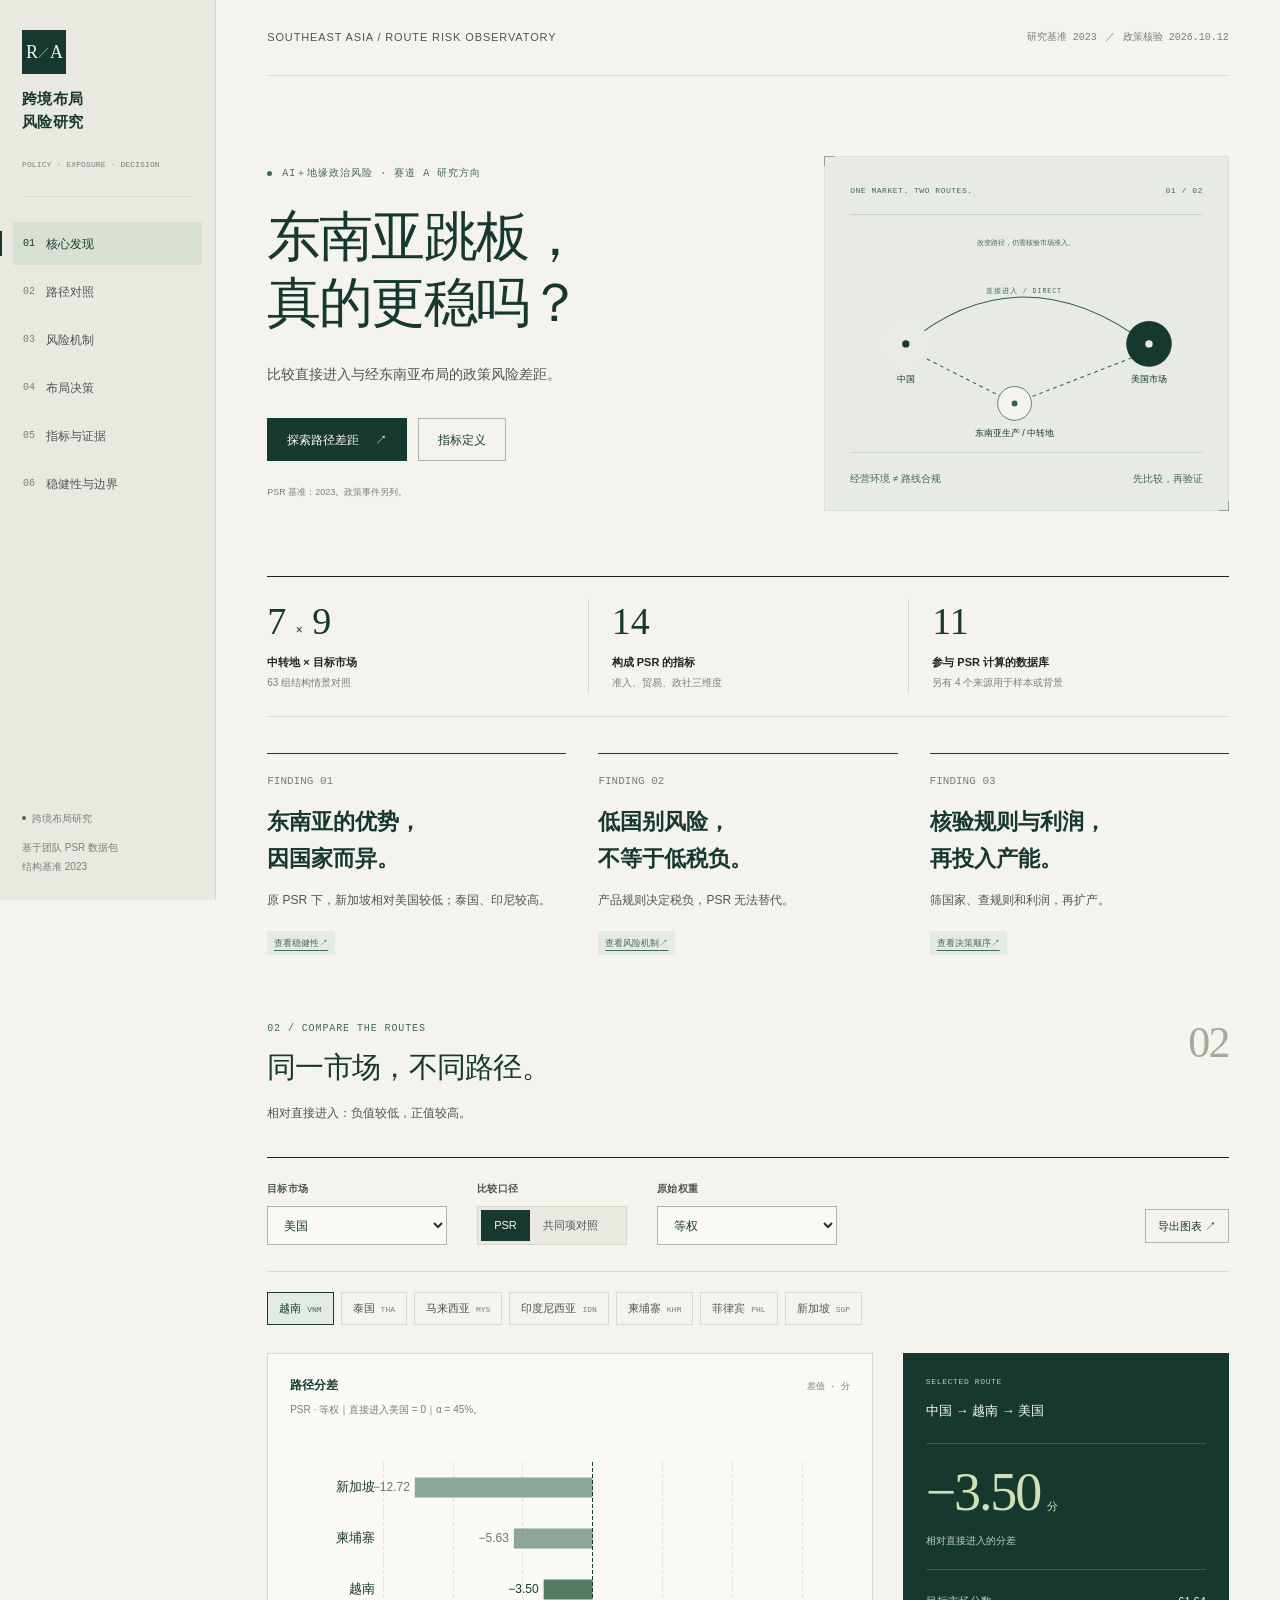
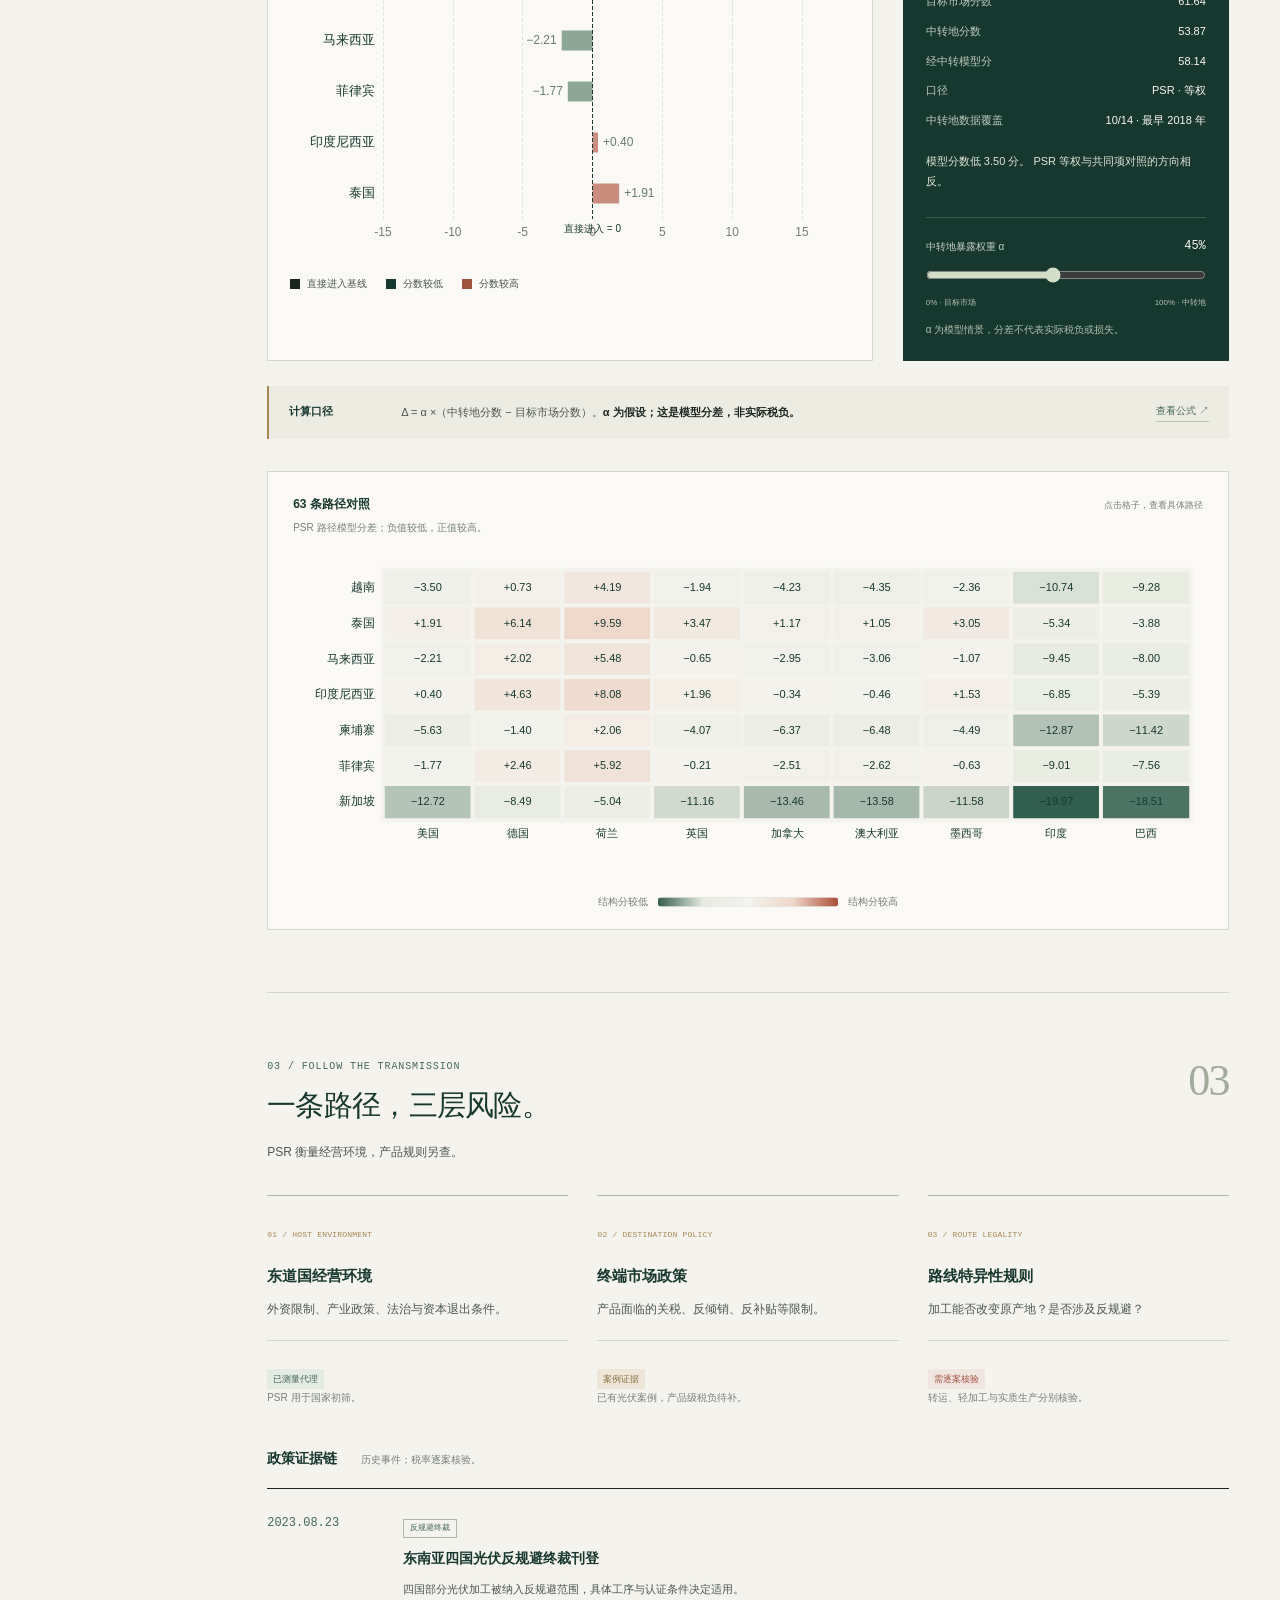
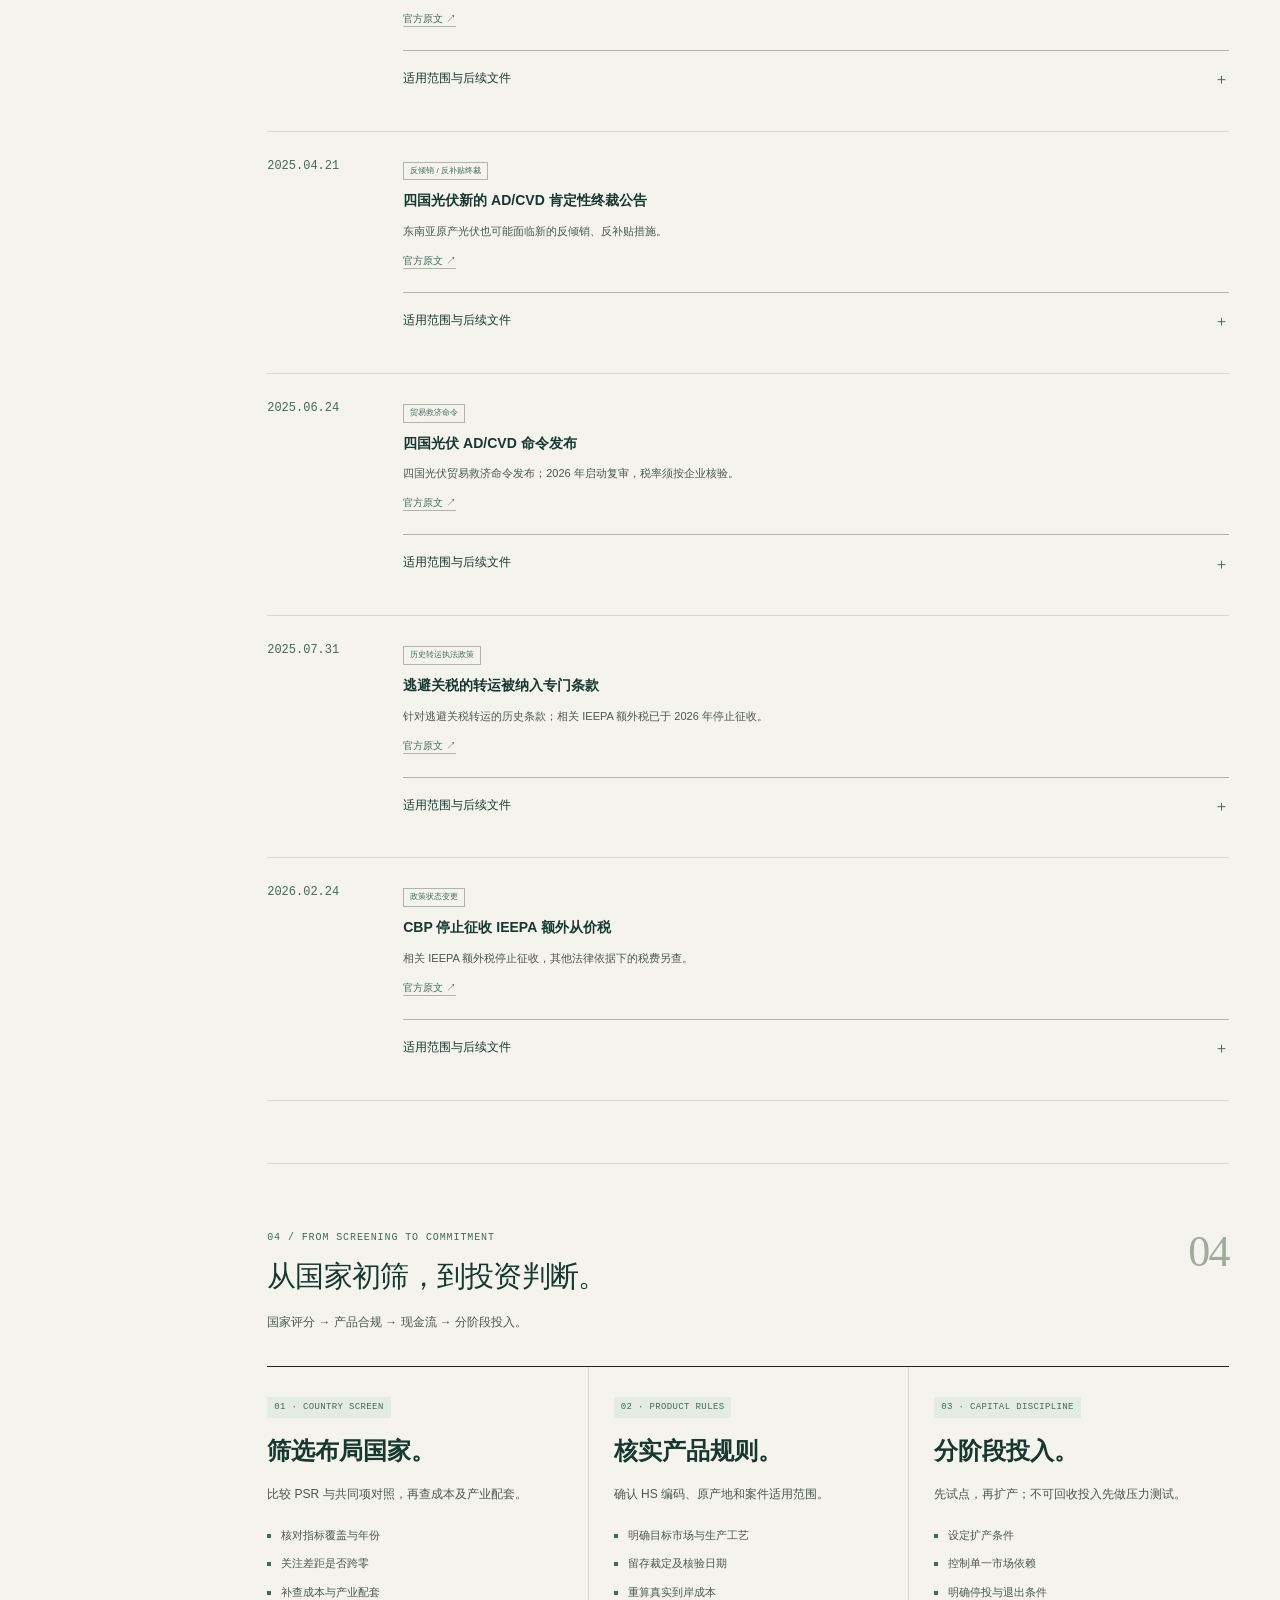
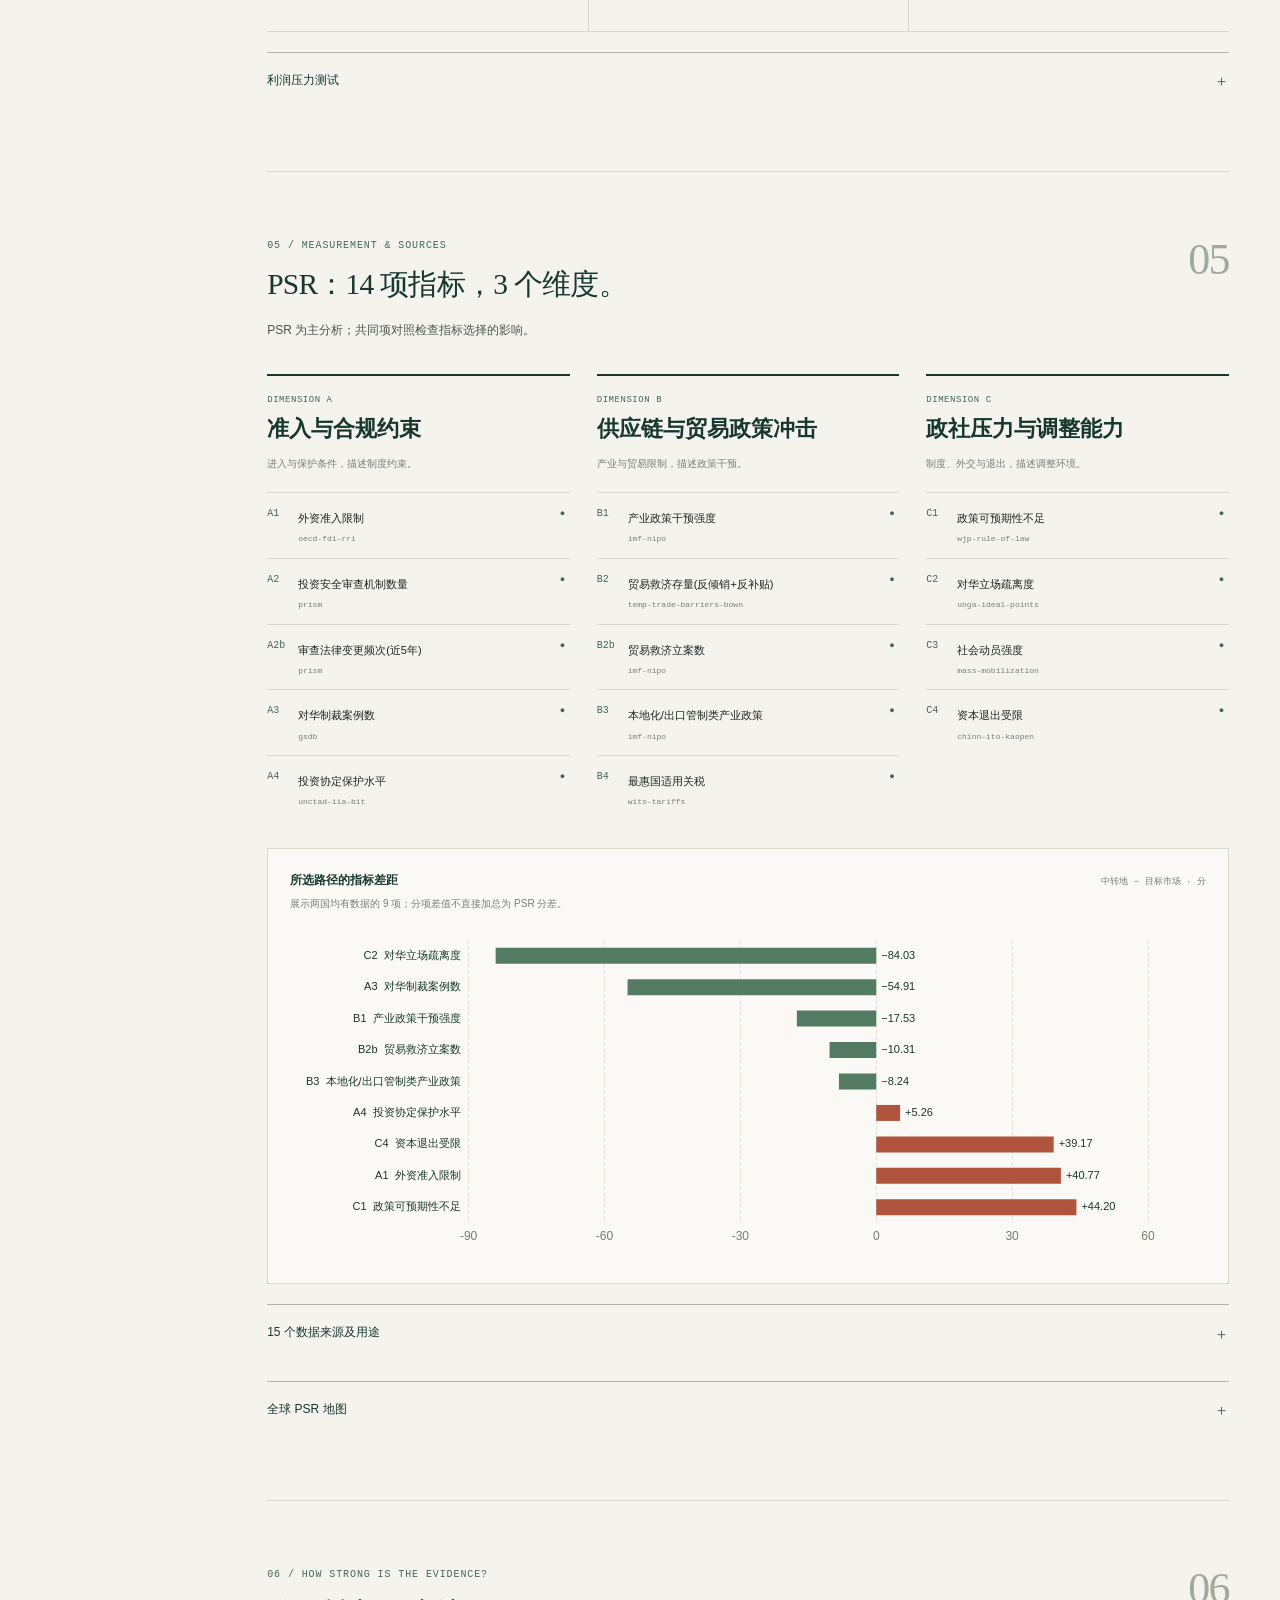
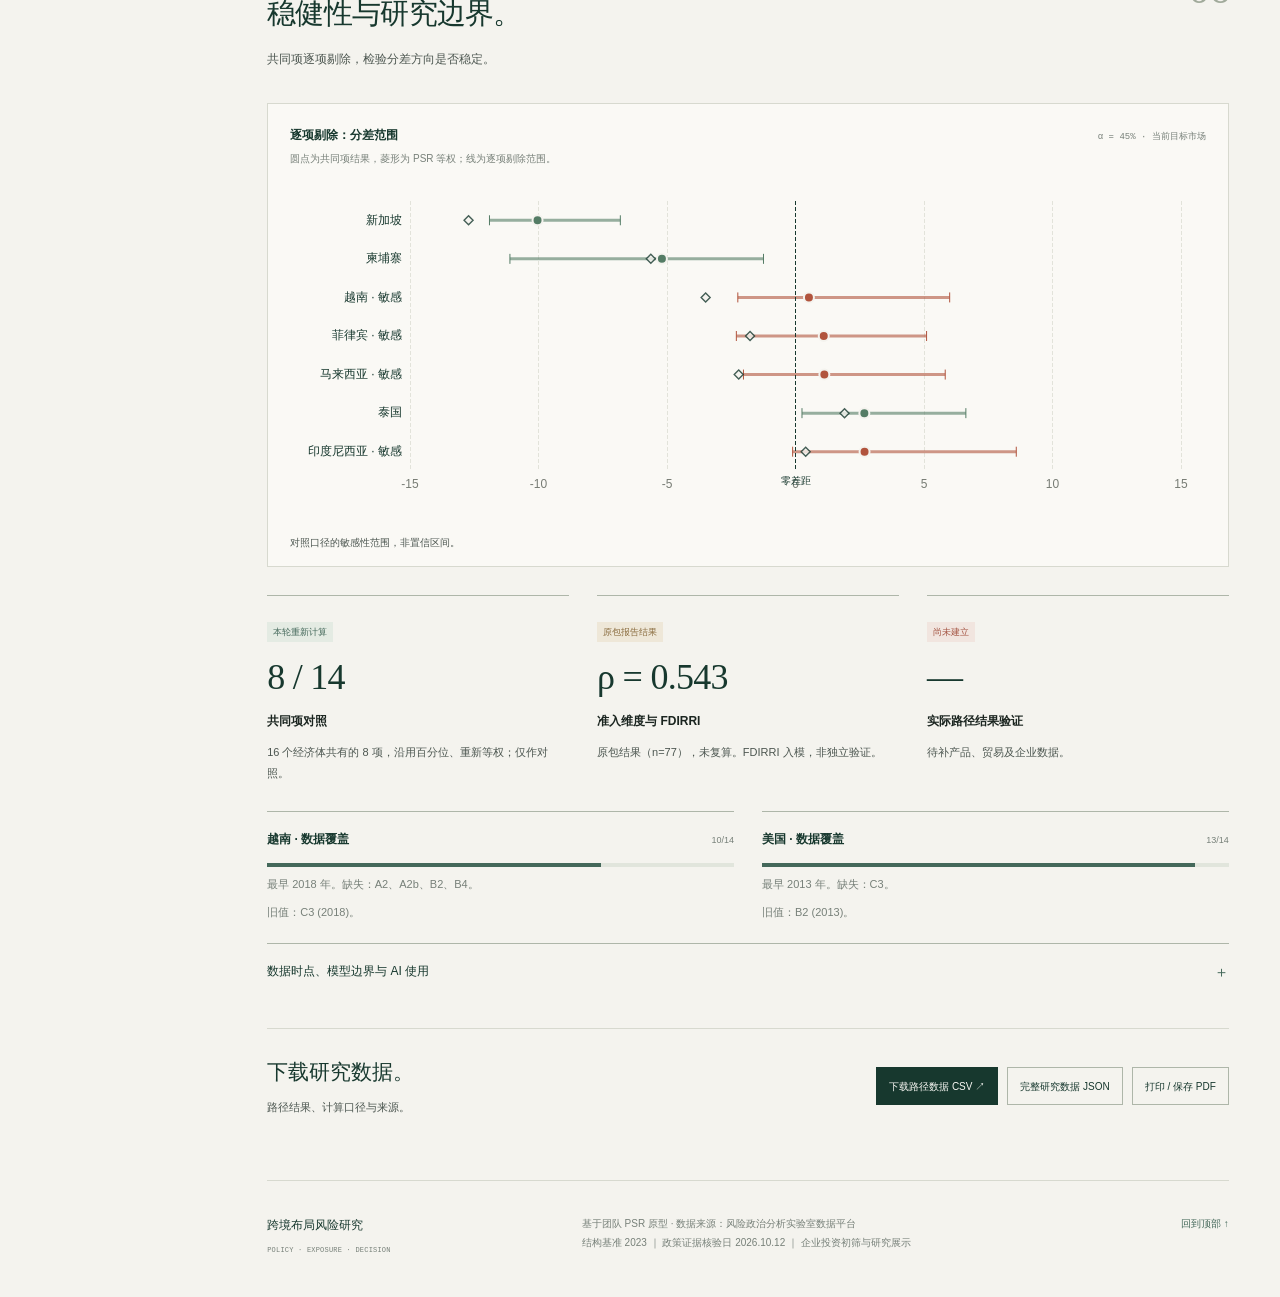
<file: index.html>
<!doctype html>
<html lang="zh-CN">
<head>
  <meta charset="UTF-8">
  <meta name="viewport" content="width=device-width, initial-scale=1">
  <meta name="description" content="中国企业经东南亚布局的政策风险研究：PSR、路径比较与政策证据。">
  <meta name="theme-color" content="#17382e">
  <title>东南亚跳板，真的更稳吗？｜跨境布局风险研究</title>
  <link rel="stylesheet" href="assets/style.css">
</head>
<body>
  <a class="skip-link" href="#research">跳至研究正文</a>
  <aside class="sidebar" aria-label="研究导航">
    <a class="brand" href="#research" aria-label="跨境布局风险研究首页">
      <span class="brand-mark">R<span>／</span>A</span>
      <span class="brand-name">跨境布局<br>风险研究</span>
    </a>
    <div class="side-caption">POLICY · EXPOSURE · DECISION</div>
    <nav>
      <a class="nav-item active" href="#research"><span class="nav-no">01</span>核心发现</a>
      <a class="nav-item" href="#routes"><span class="nav-no">02</span>路径对照</a>
      <a class="nav-item" href="#mechanism"><span class="nav-no">03</span>风险机制</a>
      <a class="nav-item" href="#decisions"><span class="nav-no">04</span>布局决策</a>
      <a class="nav-item" href="#method"><span class="nav-no">05</span>指标与证据</a>
      <a class="nav-item" href="#validation"><span class="nav-no">06</span>稳健性与边界</a>
    </nav>
    <div class="side-footer"><span class="status-dot"></span>跨境布局研究<br><span>基于团队 PSR 数据包<br>结构基准 2023</span></div>
  </aside>
  <main class="main">
    <header class="topbar">
      <div class="topbar-title">SOUTHEAST ASIA / ROUTE RISK OBSERVATORY</div>
      <div class="topbar-meta"><span>研究基准 2023</span><span class="topbar-divider">／</span><span>政策核验 2026.10.12</span></div>
    </header>

    <section id="research" class="hero section" aria-labelledby="hero-title">
      <div class="hero-content">
        <p class="hero-kicker"><span class="status-dot"></span>AI＋地缘政治风险 · 赛道 A 研究方向</p>
        <h1 id="hero-title" class="hero-title">东南亚跳板，<br>真的更稳吗？</h1>
        <p class="hero-sub">比较直接进入与经东南亚布局的政策风险差距。</p>
        <div class="hero-actions"><a class="button primary" href="#routes">探索路径差距 <span aria-hidden="true">↗</span></a><button class="button secondary" id="method-button">指标定义</button></div>
        <p class="hero-caption">PSR 基准：2023。政策事件另列。</p>
      </div>
      <div class="hero-visual" aria-label="直接进入与经东南亚进入的两种路径示意">
        <div class="visual-topline"><span>ONE MARKET. TWO ROUTES.</span><span>01 / 02</span></div>
        <svg class="route-sketch" viewBox="0 0 480 300" role="img" aria-labelledby="route-svg-title">
          <title id="route-svg-title">中国直接进入美国，以及经东南亚进入美国的路径</title>
          <defs><marker id="arrow" markerWidth="7" markerHeight="7" refX="6" refY="3.5" orient="auto"><path d="M0 0L7 3.5L0 7" fill="none" stroke="#315e4f" stroke-width="1.2"/></marker></defs>
          <path d="M78 170 C178 85 292 85 404 170" fill="none" stroke="#315e4f" stroke-width="1.4" marker-end="url(#arrow)"/>
          <path d="M78 177 L224 251 L404 181" fill="none" stroke="#315e4f" stroke-width="1.4" stroke-dasharray="5 5" marker-end="url(#arrow)"/>
          <text x="237" y="101" class="svg-micro" text-anchor="middle">直接进入 / DIRECT</text>
          <circle cx="76" cy="170" r="31" fill="#e8ece5"/><circle cx="76" cy="170" r="5" fill="#17382e"/>
          <circle cx="407" cy="170" r="31" fill="#17382e"/><circle cx="407" cy="170" r="5" fill="#e8ece5"/>
          <circle cx="224" cy="251" r="23" fill="#f4f3ee" stroke="#315e4f"/><circle cx="224" cy="251" r="4" fill="#315e4f"/>
          <text x="76" y="222" class="svg-label" text-anchor="middle">中国</text><text x="407" y="222" class="svg-label" text-anchor="middle">美国市场</text>
          <text x="224" y="295" class="svg-label" text-anchor="middle">东南亚生产 / 中转地</text>
          <text x="240" y="36" class="svg-note" text-anchor="middle">改变路径，仍需核验市场准入。</text>
        </svg>
        <div class="visual-bottomline"><span>经营环境 ≠ 路线合规</span><span>先比较，再验证</span></div>
      </div>
    </section>

    <div class="snapshot" aria-label="研究样本概览">
      <div class="snapshot-item"><div class="snapshot-number">7 <span>×</span> 9</div><div class="snapshot-label">中转地 × 目标市场</div><div class="snapshot-note">63 组结构情景对照</div></div>
      <div class="snapshot-item"><div class="snapshot-number">14</div><div class="snapshot-label">构成 PSR 的指标</div><div class="snapshot-note">准入、贸易、政社三维度</div></div>
      <div class="snapshot-item"><div class="snapshot-number" id="flip-count">11</div><div class="snapshot-label">参与 PSR 计算的数据库</div><div class="snapshot-note">另有 4 个来源用于样本或背景</div></div>
    </div>

    <div class="findings-grid" id="findings">
        <article class="finding"><div class="finding-number">FINDING 01</div><h2 class="finding-title">东南亚的优势，<br>因国家而异。</h2><p class="finding-text" id="finding-flip">优势因国家而异，需核对指标覆盖。</p><a class="finding-tag" href="#validation">查看稳健性 <span>↗</span></a></article>
      <article class="finding"><div class="finding-number">FINDING 02</div><h2 class="finding-title">低国别风险，<br>不等于低税负。</h2><p class="finding-text">产品规则决定税负，PSR 无法替代。</p><a class="finding-tag" href="#mechanism">查看风险机制 <span>↗</span></a></article>
      <article class="finding"><div class="finding-number">FINDING 03</div><h2 class="finding-title">核验规则与利润，<br>再投入产能。</h2><p class="finding-text">筛国家、查规则和利润，再扩产。</p><a class="finding-tag" href="#decisions">查看决策顺序 <span>↗</span></a></article>
    </div>

    <section id="routes" class="section" aria-labelledby="routes-title">
      <div class="section-heading"><div><p class="eyebrow">02 / COMPARE THE ROUTES</p><h2 id="routes-title" class="section-title">同一市场，不同路径。</h2><p class="section-desc">相对直接进入：负值较低，正值较高。</p></div><span class="section-index">02</span></div>
      <div class="explorer">
        <div class="explorer-toolbar">
          <div class="field"><label class="control-label" for="target-select">目标市场</label><select id="target-select" aria-label="选择目标市场"></select></div>
          <div class="field"><span class="control-label">比较口径</span><div class="segmented" id="metric-tabs" role="group" aria-label="比较口径"><button class="seg-button active" data-mode="original" aria-pressed="true">PSR</button><button class="seg-button" data-mode="common" aria-pressed="false">共同项对照</button></div></div>
          <div class="field" id="weight-field" hidden><label class="control-label" for="weight-select">原始权重</label><select id="weight-select"><option value="equal">等权</option><option value="entropy">熵值法</option><option value="critic">CRITIC</option></select></div>
          <div class="toolbar-download"><button id="export-chart" class="button secondary small">导出图表 ↗</button></div>
        </div>
        <div class="hub-picker" id="hub-picker" role="group" aria-label="选择东南亚中转地"></div>
        <div class="comparison-grid">
          <div class="chart-panel"><div class="panel-heading"><h3>路径分差</h3><span class="unit">差值 · 分</span></div><p class="panel-sub" id="comparison-sub"></p><div id="route-chart" class="chart chart-large" role="img" aria-label="相对直接进入的中转路径结构代理差距"></div><div class="legend"><span class="legend-item"><i class="swatch" style="background:var(--ink)"></i>直接进入基线</span><span class="legend-item"><i class="swatch" style="background:var(--green)"></i>分数较低</span><span class="legend-item"><i class="swatch" style="background:var(--rust)"></i>分数较高</span></div></div>
          <aside class="selected-route" aria-live="polite"><div class="route-label">SELECTED ROUTE</div><h3 id="selected-route-title">中国 → 越南 → 美国</h3><div class="route-result"><div class="result-number" id="route-delta">—</div><div class="result-label">相对直接进入的分差</div></div><div class="route-facts" id="route-facts"></div><div id="route-interpretation" class="route-interpretation"></div><div class="assumption-control"><div class="range-row"><label for="alpha">中转地暴露权重 α</label><output id="alpha-output" for="alpha">45%</output></div><input id="alpha" type="range" min="0" max="100" value="45" step="5" aria-label="中转地暴露权重"><div class="range-limits"><span>0% · 目标市场</span><span>100% · 中转地</span></div><p class="model-caption">α 为模型情景，分差不代表实际税负或损失。</p></div></aside>
        </div>
        <div class="evidence-note"><span class="note-title">计算口径</span><p class="note-body" id="model-explanation"></p><button class="text-button" id="formula-button">查看公式 ↗</button></div>
      </div>
      <div class="heatmap-panel chart-panel"><div class="panel-heading"><h3>63 条路径对照</h3><span class="unit">点击格子，查看具体路径</span></div><p class="panel-sub">当前口径的路径分差。</p><div id="heatmap-chart" class="chart" role="img" aria-label="七个东南亚中转地与九个目标市场的路径差距热力图"></div></div>
    </section>

    <section id="mechanism" class="section" aria-labelledby="mechanism-title">
      <div class="section-heading"><div><p class="eyebrow">03 / FOLLOW THE TRANSMISSION</p><h2 id="mechanism-title" class="section-title">一条路径，三层风险。</h2><p class="section-desc">PSR 衡量经营环境，产品规则另查。</p></div><span class="section-index">03</span></div>
      <div class="mechanism-grid">
        <article class="mechanism"><span class="mechanism-index">01 / HOST ENVIRONMENT</span><h3 class="mechanism-title">东道国经营环境</h3><p class="mechanism-body">外资限制、产业政策、法治与资本退出条件。</p><div class="mechanism-example"><span class="evidence-status observed">已测量代理</span><p>PSR 用于国家初筛。</p></div></article>
        <article class="mechanism"><span class="mechanism-index">02 / DESTINATION POLICY</span><h3 class="mechanism-title">终端市场政策</h3><p class="mechanism-body">产品面临的关税、反倾销、反补贴等限制。</p><div class="mechanism-example"><span class="evidence-status partial">案例证据</span><p>已有光伏案例，产品级税负待补。</p></div></article>
        <article class="mechanism"><span class="mechanism-index">03 / ROUTE LEGALITY</span><h3 class="mechanism-title">路线特异性规则</h3><p class="mechanism-body">加工能否改变原产地？是否涉及反规避？</p><div class="mechanism-example"><span class="evidence-status pending">需逐案核验</span><p>转运、轻加工与实质生产分别核验。</p></div></article>
      </div>
      <div class="timeline-heading"><h3>政策证据链</h3><p>历史事件；税率逐案核验。</p></div>
      <div class="timeline" id="policy-timeline"></div>
    </section>

    <section id="decisions" class="section" aria-labelledby="decisions-title">
      <div class="section-heading"><div><p class="eyebrow">04 / FROM SCREENING TO COMMITMENT</p><h2 id="decisions-title" class="section-title">从国家初筛，到投资判断。</h2><p class="section-desc">国家评分 → 产品合规 → 现金流 → 分阶段投入。</p></div><span class="section-index">04</span></div>
      <div class="decision-grid">
        <article class="decision-card"><span class="decision-label">01 · COUNTRY SCREEN</span><h3 class="decision-title">筛选布局国家。</h3><p class="decision-copy" id="screening-advice">比较 PSR 与共同项对照，再查成本及产业配套。</p><ul class="decision-checks"><li>核对指标覆盖与年份</li><li>关注差距是否跨零</li><li>补查成本与产业配套</li></ul></article>
        <article class="decision-card"><span class="decision-label">02 · PRODUCT RULES</span><h3 class="decision-title">核实产品规则。</h3><p class="decision-copy">确认 HS 编码、原产地和案件适用范围。</p><ul class="decision-checks"><li>明确目标市场与生产工艺</li><li>留存裁定及核验日期</li><li>重算真实到岸成本</li></ul></article>
        <article class="decision-card"><span class="decision-label">03 · CAPITAL DISCIPLINE</span><h3 class="decision-title">分阶段投入。</h3><p class="decision-copy">先试点，再扩产；不可回收投入先做压力测试。</p><ul class="decision-checks"><li>设定扩产条件</li><li>控制单一市场依赖</li><li>明确停投与退出条件</li></ul></article>
      </div>
      <details class="source-details"><summary>利润压力测试 <span>＋</span></summary>
      <div class="economics-panel">
        <div class="economics-intro"><p class="eyebrow">经营假设 / UNIT ECONOMICS</p><h3>额外税负，何时侵蚀利润？</h3><p>可编辑的压力测试，输入为假设，非实际税负。</p></div>
        <div class="economics-inputs">
          <div class="field"><label for="price">单位售价</label><input id="price" type="number" min="0" step="1" value="100"></div>
          <div class="field"><label for="cost">单位其他成本</label><input id="cost" type="number" min="0" step="1" value="72"></div>
          <div class="field"><label for="customs">单位完税价格</label><input id="customs" type="number" min="0" step="1" value="60"></div>
          <div class="field"><label for="relocation">路径新增单位成本</label><input id="relocation" type="number" min="0" step="1" value="5"></div>
          <div class="field"><label for="profit">最低单位利润</label><input id="profit" type="number" min="0" step="1" value="10"></div>
        </div>
        <div class="economics-result" aria-live="polite"><span>满足最低利润的额外税率上限</span><strong id="tariff-threshold">21.7%</strong><p id="economics-copy"></p></div>
        <p class="economics-formula">上限 =（售价 − 其他成本 − 路径成本 − 最低利润）÷ 完税价格。其他成本含现有税费；企业承担新增税负，不含资本、资金及需求变化。</p>
      </div>
      </details>
    </section>

    <section id="method" class="section" aria-labelledby="method-title">
      <div class="section-heading"><div><p class="eyebrow">05 / MEASUREMENT & SOURCES</p><h2 id="method-title" class="section-title">PSR：14 项指标，3 个维度。</h2><p class="section-desc">PSR 为主分析；共同项对照检查指标选择的影响。</p></div><span class="section-index">05</span></div>
      <div class="indicator-grid" id="indicator-grid"></div>
      <div class="chart-panel dimension-panel"><div class="panel-heading"><h3>所选路径的指标差距</h3><span class="unit">中转地 − 目标市场 · 分</span></div><p class="panel-sub" id="indicator-sub">同一指标的标准化分数差。</p><div id="indicator-chart" class="chart" role="img" aria-label="中转地和目标市场各指标的分数差"></div></div>
      <details class="source-details"><summary>15 个数据来源及用途 <span>＋</span></summary><div class="table-wrap"><table class="source-table"><thead><tr><th>数据库</th><th>角色</th><th>对应指标 / 用途</th><th>原包记录数</th><th>来源</th></tr></thead><tbody id="source-body"></tbody></table></div><p class="source-footnote">沿用原包分数和记录数，采集待审计。11 个来源入模。</p></details>
      <details class="source-details"><summary>全球 PSR 地图 <span>＋</span></summary><p class="panel-sub">51 个经济体；各国可用指标存在差异。</p><div id="world-chart" class="chart chart-large" role="img" aria-label="原始PSR全球国别风险背景地图"></div></details>
    </section>

    <section id="validation" class="section" aria-labelledby="validation-title">
      <div class="section-heading"><div><p class="eyebrow">06 / HOW STRONG IS THE EVIDENCE?</p><h2 id="validation-title" class="section-title">稳健性与研究边界。</h2><p class="section-desc">共同项逐项剔除，检验分差方向是否稳定。</p></div><span class="section-index">06</span></div>
      <div class="chart-panel"><div class="panel-heading"><h3>逐项剔除：分差范围</h3><span class="unit">α = 45% · 当前目标市场</span></div><p class="panel-sub">圆点为共同项结果，菱形为 PSR 等权；线为逐项剔除范围。</p><div id="robustness-chart" class="chart" role="img" aria-label="逐项剔除指标敏感性区间"></div><div class="legend"><span>对照口径的敏感性范围，非置信区间。</span></div></div>
      <div class="validation-grid">
        <article class="validation-card"><span class="evidence-status observed">本轮重新计算</span><div class="validation-value" id="common-count">8 / 14</div><h3 class="validation-label">共同项对照</h3><p class="validation-copy">16 个经济体共有的 8 项，沿用百分位、重新等权；仅作对照。</p></article>
        <article class="validation-card"><span class="evidence-status partial">原包报告结果</span><div class="validation-value">ρ = 0.543</div><h3 class="validation-label">准入维度与 FDIRRI</h3><p class="validation-copy">原包结果（n=77），未复算。FDIRRI 入模，非独立验证。</p></article>
        <article class="validation-card"><span class="evidence-status pending">尚未建立</span><div class="validation-value">—</div><h3 class="validation-label">实际路径结果验证</h3><p class="validation-copy">待补产品、贸易及企业数据。</p></article>
      </div>
      <div class="coverage-grid" id="coverage-grid"></div>
      <details class="source-details"><summary>数据时点、模型边界与 AI 使用 <span>＋</span></summary>
      <div class="audit-list">
        <article class="audit-item"><span class="audit-index">01</span><div><h3 class="audit-title">时点：基准截至 2023 年。</h3><p class="audit-text">部分指标更早，如菲律宾关税来自 1992 年。共同项不修复时点，也不反映 2025–2026 年政策。</p></div></article>
        <article class="audit-item"><span class="audit-index">02</span><div><h3 class="audit-title">测量：相对约束分数。</h3><p class="audit-text">PSR 不代表冲击概率、损失或回报。</p></div></article>
        <article class="audit-item"><span class="audit-index">03</span><div><h3 class="audit-title">识别：分差不是因果效应。</h3><p class="audit-text">缺企业和工艺数据。经第三国不自动改变原产地或准入。</p></div></article>
        <article class="audit-item"><span class="audit-index">04</span><div><h3 class="audit-title">复现：派生可复算，原始采集待补。</h3><p class="audit-text">共同项、分差和敏感性可复算；原始采集、缓存及日志尚缺，原包验证未复算。</p></div></article>
        <article class="audit-item"><span class="audit-index">05</span><div><h3 class="audit-title">AI：方法审查、证据核验与可视化。</h3><p class="audit-text">AI 辅助审查与重算；政策附来源，假设单列。</p></div></article>
      </div>
      </details>
      <div class="download-row"><div><h3>下载研究数据。</h3><p>路径结果、计算口径与来源。</p></div><div><button class="button primary" id="download-data">下载路径数据 CSV ↗</button><button class="button secondary" id="download-json">完整研究数据 JSON</button><button class="button secondary" id="print-page">打印 / 保存 PDF</button></div></div>
    </section>
    <footer class="footer"><div><strong>跨境布局风险研究</strong><span>POLICY · EXPOSURE · DECISION</span></div><p>基于团队 PSR 原型 · 数据来源：风险政治分析实验室数据平台<br>结构基准 2023 ｜ 政策证据核验日 2026.10.12 ｜ 企业投资初筛与研究展示</p><a href="#research">回到顶部 ↑</a></footer>
  </main>
  <div class="modal" id="method-modal" hidden>
    <div class="modal-backdrop" data-close="true"></div>
    <section class="modal-dialog" role="dialog" aria-modal="true" aria-labelledby="modal-title" tabindex="-1"><div class="modal-header"><h2 id="modal-title">PSR 与共同项对照</h2><button class="close-button" aria-label="关闭研究说明" id="close-modal">×</button></div><div class="modal-body" id="modal-body"></div></section>
  </div>
  <div class="toast" id="toast" role="status" hidden></div>
  <script src="assets/echarts.min.js"></script>
  <script src="assets/data.js"></script>
  <script src="assets/derived.js"></script>
  <script src="assets/evidence.js"></script>
  <script src="assets/app.js"></script>
</body>
</html>
</file>
<file: assets/style.css>
/* Southeast Asia Risk Observatory — editorial research interface. */
@charset "UTF-8";

:root {
  --paper: #f4f3ee;
  --paper-light: #faf9f5;
  --paper-deep: #e9e9e1;
  --ink: #1b2520;
  --ink-secondary: #4c5650;
  --ink-muted: #778079;
  --green: #17382e;
  --green-mid: #44685a;
  --green-soft: #e4ebe3;
  --red: #a35240;
  --rust: #a35240;
  --red-soft: #f1e5df;
  --gold: #a98751;
  --line: #d7d9cf;
  --line-strong: #aeb6a9;
  --sidebar-width: 216px;
  --serif: "Songti SC", "STSong", "Noto Serif SC", Georgia, serif;
  --sans: -apple-system, BlinkMacSystemFont, "PingFang SC", "Hiragino Sans GB", "Microsoft YaHei", sans-serif;
  --mono: "SFMono-Regular", Consolas, "Liberation Mono", monospace;
}

*, *::before, *::after { box-sizing: border-box; }
html { scroll-behavior: smooth; scroll-padding-top: 32px; }
body {
  margin: 0;
  background: var(--paper);
  color: var(--ink);
  font-family: var(--sans);
  font-size: 14px;
  line-height: 1.8;
  -webkit-font-smoothing: antialiased;
  text-rendering: optimizeLegibility;
}
body.modal-open { overflow: hidden; }
::selection { color: var(--paper-light); background: var(--green); }
a { color: inherit; text-decoration-thickness: 1px; text-underline-offset: 4px; }
button, input, select, textarea { font: inherit; }
button, select, input[type="range"] { -webkit-tap-highlight-color: transparent; }
button { color: inherit; }
button, a, select, input { touch-action: manipulation; }
button { cursor: pointer; }
button:disabled { cursor: not-allowed; opacity: .5; }
button:focus-visible, a:focus-visible, select:focus-visible, input:focus-visible {
  outline: 2px solid var(--gold);
  outline-offset: 5px;
}
img, svg { max-width: 100%; }
img { display: block; }
svg { vertical-align: middle; }
h1, h2, h3, h4, p { margin: 0; }
h1, h2, h3, h4 { font-weight: 600; }
ul, ol { padding-left: 1.3em; }
[hidden] { display: none !important; }
.sr-only {
  position: absolute;
  width: 1px;
  height: 1px;
  padding: 0;
  margin: -1px;
  overflow: hidden;
  clip: rect(0, 0, 0, 0);
  white-space: nowrap;
  border: 0;
}
.skip-link { position: fixed; left: 24px; top: -64px; z-index: 100; padding: 10px 18px; color: white; background: var(--green); }
.skip-link:focus { top: 12px; }
.print-only { display: none; }
.muted { color: var(--ink-muted); }
.tabular { font-variant-numeric: tabular-nums; }
.positive, .risk-increase { color: var(--red); }
.negative, .risk-decrease { color: var(--green-mid); }
.divider { height: 1px; background: var(--line); margin: 24px 0; border: 0; }

/* Persistent index */
.sidebar {
  position: fixed;
  top: 0;
  bottom: 0;
  left: 0;
  z-index: 30;
  display: flex;
  flex-direction: column;
  width: var(--sidebar-width);
  padding: 30px 22px 24px;
  background: var(--paper-deep);
  border-right: 1px solid var(--line);
}
.brand { display: flex; flex-direction: column; gap: 14px; color: var(--green); text-decoration: none; }
.brand-mark {
  display: flex;
  align-items: center;
  justify-content: center;
  width: 44px;
  height: 44px;
  color: var(--paper);
  background: var(--green);
  font: 18px/1 var(--serif);
  letter-spacing: -1px;
}
.brand-mark span { margin: 0 1px; font-size: 12px; opacity: .6; }
.brand-name { font-size: 15px; font-weight: 650; line-height: 1.5; letter-spacing: .03em; }
.brand-name small { display: block; margin-top: 7px; color: var(--ink-muted); font: 9px/1.6 var(--mono); letter-spacing: .1em; text-transform: uppercase; }
.side-caption { margin: 25px 0 25px; padding-bottom: 24px; color: var(--ink-muted); border-bottom: 1px solid var(--line); font: 8px/1.8 var(--mono); letter-spacing: .015em; }
.sidebar nav { display: flex; flex-direction: column; gap: 5px; }
.nav-item {
  position: relative;
  display: flex;
  align-items: center;
  gap: 11px;
  min-height: 43px;
  margin: 0 -9px;
  padding: 9px 10px;
  color: var(--ink-secondary);
  text-decoration: none;
  font-size: 12px;
  line-height: 1.5;
  transition: color .15s ease, background .15s ease;
}
.nav-no { color: var(--ink-muted); font: 10px/1 var(--mono); font-variant-numeric: tabular-nums; }
.nav-item:hover { color: var(--green); background: #dfe3d9; }
.nav-item.active, .nav-item[aria-current="true"], .nav-item[aria-current="page"] { color: var(--green); background: #d8e0d4; }
.nav-item.active::before, .nav-item[aria-current]::before { position: absolute; left: -13px; top: 9px; bottom: 9px; width: 2px; content: ""; background: var(--green); }
.nav-item.active .nav-no { color: var(--green); }
.side-footer { margin-top: auto; padding-top: 24px; color: var(--ink-muted); font-size: 10px; line-height: 1.9; }
.side-footer strong { color: var(--green); font-weight: 500; }
.side-footer .status-dot { width: 4px; height: 4px; margin-right: 6px; vertical-align: 2px; }
.side-footer > span:last-child { display: inline-block; margin-top: 10px; }
.side-footer .side-rule { display: block; width: 25px; height: 2px; margin-bottom: 13px; background: var(--green); }

/* Masthead and thesis */
.main { max-width: 1600px; margin-left: var(--sidebar-width); padding: 0 clamp(28px, 4vw, 64px); }
.topbar { display: flex; align-items: center; justify-content: space-between; gap: 18px; min-height: 76px; border-bottom: 1px solid var(--line); }
.topbar-title { color: var(--ink-secondary); font-size: 11px; letter-spacing: .08em; }
.topbar-meta { display: flex; align-items: center; gap: 8px; color: var(--ink-muted); font: 10px/1.6 var(--mono); }
.status-dot { display: inline-block; flex: 0 0 5px; width: 5px; height: 5px; border-radius: 50%; background: var(--green-mid); }
.hero { position: relative; display: grid; grid-template-columns: minmax(0, 1.15fr) minmax(0, .9fr); align-items: center; gap: 40px; padding: 72px 0 57px; }
.hero.section { padding: 72px 0 57px; border-bottom: 0; }
.hero-kicker { display: flex; align-items: center; gap: 10px; margin-bottom: 22px; color: var(--green-mid); font: 10px/1.6 var(--mono); letter-spacing: .1em; text-transform: uppercase; }
.hero-kicker::before { display: none; }
.hero-title { max-width: 660px; color: var(--green); font-family: var(--serif); font-size: clamp(43px, 4.2vw, 69px); font-weight: 500; line-height: 1.24; letter-spacing: -.035em; }
.hero-title em { color: var(--red); font-style: normal; }
.hero-title .title-note { display: block; margin-top: 13px; font-family: var(--sans); font-size: 19px; font-weight: 500; letter-spacing: .015em; line-height: 1.5; }
.hero-sub { max-width: 510px; margin-top: 24px; color: var(--ink-secondary); font-size: 14px; line-height: 1.95; }
.hero-sub strong { color: var(--ink); font-weight: 600; }
.hero-actions { display: flex; align-items: center; flex-wrap: wrap; gap: 11px; margin-top: 30px; }
.button { display: inline-flex; align-items: center; justify-content: center; gap: 16px; min-height: 43px; padding: 11px 19px; border: 1px solid var(--line-strong); border-radius: 0; background: transparent; font-size: 12px; font-weight: 500; line-height: 1.5; text-decoration: none; transition: background .15s ease, color .15s ease, border-color .15s ease; }
.button.primary { color: var(--paper-light); border-color: var(--green); background: var(--green); }
.button.primary:hover { border-color: #2e5444; background: #2e5444; }
.button.secondary { color: var(--green); }
.button.secondary:hover { border-color: var(--green); background: var(--green-soft); }
.button.small { min-height: 34px; padding: 7px 12px; gap: 10px; font-size: 11px; }
.button .arrow { font-size: 15px; }
.hero-visual { position: relative; align-self: stretch; display: flex; flex-direction: column; justify-content: center; min-height: 320px; margin: 8px 0; padding: 27px 25px 23px; background: #e7ebe3; border: 1px solid #d8dfd3; }
.hero-visual::before, .hero-visual::after { position: absolute; width: 10px; height: 10px; content: ""; pointer-events: none; border-color: var(--green-mid); border-style: solid; opacity: .5; }
.hero-visual::before { top: -1px; left: -1px; border-width: 1px 0 0 1px; }
.hero-visual::after { right: -1px; bottom: -1px; border-width: 0 1px 1px 0; }
.hero-visual .visual-heading { color: var(--green); font: 10px/1.6 var(--mono); letter-spacing: .08em; }
.route-sketch { position: relative; width: 100%; min-height: 180px; margin: 16px 0; }
.route-sketch svg { display: block; width: 100%; height: auto; overflow: visible; }
.route-sketch svg text { font-family: var(--sans); }
.route-node { fill: var(--green); stroke: var(--paper); stroke-width: 3; }
.route-label { fill: var(--green); font-size: 12px; font-weight: 600; }
.route-line { fill: none; stroke: var(--green-mid); stroke-width: 1.5; }
.route-line.direct { stroke: var(--ink-muted); stroke-dasharray: 4 4; }
.hero-caption { margin-top: auto; padding-top: 14px; color: var(--ink-secondary); border-top: 1px solid #cbd4c7; font-size: 11px; line-height: 1.8; }
.hero-caption strong { color: var(--green); font-weight: 600; }
.hero-caption .caption-label { display: block; margin-bottom: 5px; color: var(--ink-muted); font: 9px/1.5 var(--mono); letter-spacing: .06em; }
.hero-content .hero-caption { max-width: 465px; margin-top: 23px; padding-top: 0; border-top: 0; color: var(--ink-muted); font-size: 9px; line-height: 1.9; }
.visual-topline, .visual-bottomline { display: flex; justify-content: space-between; align-items: center; gap: 16px; color: var(--green-mid); font: 8px/1.7 var(--mono); letter-spacing: .065em; }
.visual-topline { padding-bottom: 16px; border-bottom: 1px solid #cbd4c7; }
.visual-bottomline { padding-top: 17px; border-top: 1px solid #cbd4c7; font-family: var(--sans); font-size: 10px; letter-spacing: 0; }
.hero-visual .route-sketch { margin: 4px 0 13px; }
.svg-label { fill: var(--green); font-size: 12px; font-weight: 500; }
.svg-note { fill: var(--green-mid); font-size: 10px; }
.svg-micro { fill: var(--green-mid); font-family: var(--mono) !important; font-size: 9px; letter-spacing: 1.25px; }

/* Opening data strip */
.snapshot { display: grid; grid-template-columns: repeat(3, minmax(0, 1fr)); border-top: 1px solid var(--ink); border-bottom: 1px solid var(--line); }
.snapshot-item { position: relative; padding: 23px 24px 25px 0; }
.snapshot-item + .snapshot-item { padding-left: 24px; }
.snapshot-item + .snapshot-item::before { position: absolute; top: 22px; bottom: 23px; left: 0; width: 1px; background: var(--line); content: ""; }
.snapshot-number { color: var(--green); font-family: var(--serif); font-size: 38px; font-weight: 500; line-height: 1.15; font-variant-numeric: tabular-nums; }
.snapshot-number span { font-family: var(--sans); font-size: 12px; }
.snapshot-label { margin-top: 10px; font-size: 11px; font-weight: 600; line-height: 1.6; }
.snapshot-note { margin-top: 4px; color: var(--ink-muted); font-size: 10px; line-height: 1.6; }

/* A long-form, indexed research story */
.section { padding: 66px 0 62px; border-bottom: 1px solid var(--line); scroll-margin-top: 28px; }
.section-heading { position: relative; display: grid; grid-template-columns: minmax(0, 1fr) auto; gap: 12px 30px; align-items: start; margin-bottom: 32px; }
.eyebrow { display: block; margin-bottom: 11px; color: var(--green-mid); font: 10px/1.5 var(--mono); letter-spacing: .09em; text-transform: uppercase; }
.section-title { color: var(--green); font-family: var(--serif); font-size: clamp(29px, 2.3vw, 38px); font-weight: 500; line-height: 1.4; letter-spacing: -.025em; }
.section-desc { max-width: 690px; margin-top: 14px; color: var(--ink-secondary); font-size: 12px; line-height: 1.9; }
.section-index { color: #a1aa9b; font: 44px/1 var(--serif); letter-spacing: -.04em; }
.findings-grid { display: grid; grid-template-columns: repeat(3, minmax(0, 1fr)); gap: 32px; }
#findings { padding-top: 36px; }
.finding { padding-top: 22px; border-top: 1px solid var(--green); }
.finding-number { display: block; margin-bottom: 17px; color: var(--ink-muted); font: 11px/1 var(--mono); }
.finding-title { color: var(--green); font-family: var(--serif); font-size: 22px; font-weight: 600; line-height: 1.65; }
.finding-text { margin-top: 12px; color: var(--ink-secondary); font-size: 12px; line-height: 1.95; }
.finding-tag { display: inline-flex; align-items: center; min-height: 24px; margin-top: 19px; padding: 3px 7px; color: var(--green-mid); background: var(--green-soft); font-size: 9px; line-height: 1.5; }
.finding-tag.caution { color: var(--red); background: var(--red-soft); }

/* Controls */
.explorer { border-top: 1px solid var(--ink); }
.explorer-toolbar { display: flex; flex-wrap: wrap; align-items: flex-end; gap: 22px 30px; padding: 23px 0 26px; border-bottom: 1px solid var(--line); }
.field { display: flex; flex-direction: column; gap: 9px; min-width: 150px; }
.control-label { color: var(--ink-secondary); font-size: 10px; font-weight: 600; line-height: 1.6; letter-spacing: .02em; }
.field select, .field input[type="text"], .field input[type="number"], .explorer select {
  min-height: 39px;
  padding: 8px 33px 8px 12px;
  color: var(--green);
  border: 1px solid var(--line-strong);
  border-radius: 0;
  background: var(--paper-light);
  font-size: 12px;
  font-weight: 500;
}
.field select { min-width: 180px; }
.segmented { display: inline-flex; min-height: 39px; padding: 3px; border: 1px solid var(--line); background: var(--paper-deep); }
.seg-button { padding: 5px 13px; color: var(--ink-secondary); border: 0; border-radius: 0; background: transparent; font-size: 11px; line-height: 1.6; transition: background .15s ease, color .15s ease; }
.seg-button:hover { color: var(--green); }
.seg-button.active, .seg-button[aria-pressed="true"] { color: var(--paper-light); background: var(--green); }
.hub-picker { display: flex; flex-wrap: wrap; align-items: center; gap: 7px; }
.hub-chip { min-height: 33px; padding: 6px 11px; color: var(--ink-secondary); border: 1px solid var(--line); border-radius: 0; background: transparent; font-size: 11px; line-height: 1.6; transition: background .15s ease, color .15s ease, border-color .15s ease; }
.hub-chip:hover { color: var(--green); border-color: var(--green-mid); }
.hub-chip.active, .hub-chip[aria-pressed="true"] { color: var(--green); border-color: var(--green); background: var(--green-soft); }
.toolbar-note { margin-left: auto; color: var(--ink-muted); font-size: 10px; line-height: 1.7; }
.toolbar-download { margin-left: auto; padding-bottom: 2px; }
.explorer > .hub-picker { padding-top: 20px; }
.hub-chip span { margin-left: 6px; color: var(--ink-muted); font: 8px/1.6 var(--mono); }
.hub-chip.active span { color: var(--green-mid); }

/* Comparison visuals */
.comparison-grid { display: grid; grid-template-columns: minmax(0, 1fr) 326px; gap: 30px; margin-top: 28px; }
.chart-panel { min-width: 0; padding: 21px 22px 15px; border: 1px solid var(--line); background: var(--paper-light); }
.panel-heading { display: flex; align-items: baseline; justify-content: space-between; gap: 16px; color: var(--green); font-size: 12px; font-weight: 600; line-height: 1.7; }
.panel-heading .unit { color: var(--ink-muted); font: 9px/1.5 var(--mono); font-weight: 400; }
.panel-heading h3 { font: inherit; }
.panel-sub { margin-top: 5px; color: var(--ink-muted); font-size: 10px; line-height: 1.8; }
.chart { width: 100%; height: 340px; min-width: 0; margin-top: 15px; }
.chart-large { height: 430px; }
.chart-short { height: 280px; }
.chart canvas { border-radius: 0; }
.selected-route { display: flex; flex-direction: column; padding: 23px 23px 22px; background: var(--green); color: var(--paper); }
.selected-route .eyebrow { color: #b9cbbd; font-size: 9px; }
.selected-route .panel-heading { color: var(--paper-light); font-size: 13px; }
.selected-route > .route-label { margin-bottom: 10px; color: #b9cbbd; font: 8px/1.6 var(--mono); letter-spacing: .08em; }
.selected-route > h3 { color: var(--paper-light); font-size: 13px; font-weight: 500; line-height: 1.8; }
.selected-route .panel-sub { color: #b7c5b8; }
.selected-route .route-name { margin-top: 11px; color: #cdd8ce; font-size: 12px; }
.route-result { margin: 21px 0 22px; padding: 20px 0; border-top: 1px solid #3e5a4c; border-bottom: 1px solid #3e5a4c; }
.result-number { color: var(--paper-light); font-family: var(--serif); font-size: 54px; font-weight: 500; line-height: 1.05; letter-spacing: -.04em; font-variant-numeric: tabular-nums; }
.result-number span { font-family: var(--sans); font-size: 11px; letter-spacing: 0; }
.result-number > span { margin-left: 7px; }
.result-number.positive { color: #e6b4a5; }
.result-number.negative { color: #d0dfb4; }
.result-label { margin-top: 11px; color: #bfcdbf; font-size: 10px; line-height: 1.7; }
.route-facts { display: flex; flex-direction: column; gap: 11px; }
.fact-row { display: flex; justify-content: space-between; align-items: baseline; gap: 14px; color: var(--ink-secondary); font-size: 11px; line-height: 1.7; }
.fact-row > :last-child { color: var(--green); font-weight: 600; font-variant-numeric: tabular-nums; }
.selected-route .fact-row { color: #bdcbbe; }
.selected-route .fact-row > :last-child { color: var(--paper-light); font-weight: 500; }
.assumption-control { margin-top: 25px; padding-top: 19px; border-top: 1px solid var(--line); }
.selected-route .assumption-control { border-top-color: #3e5a4c; }
.selected-route .control-label { color: #c2d0c3; font-weight: 400; }
.selected-route .range-row { justify-content: space-between; margin-top: 0; margin-bottom: 9px; font-size: 10px; }
.selected-route .range-row label { color: #c2d0c3; }
.range-limits { display: flex; justify-content: space-between; gap: 15px; margin-top: 5px; color: var(--ink-muted); font-size: 8px; }
.selected-route .range-limits { color: #afc1b0; }
.route-interpretation { margin-top: 21px; color: #e0e7d9; font-size: 11px; line-height: 1.9; }
.range-row { display: flex; align-items: center; gap: 14px; margin-top: 11px; }
.range-row output { min-width: 38px; color: var(--green); font: 12px/1.6 var(--mono); text-align: right; }
.selected-route .range-row output { color: var(--paper-light); }
input[type="range"] { width: 100%; height: 16px; margin: 0; accent-color: var(--green); }
.selected-route input[type="range"] { accent-color: #d2dec5; }
.model-caption { margin-top: 11px; color: var(--ink-muted); font-size: 10px; line-height: 1.8; }
.selected-route .model-caption { color: #afc1b0; }
.selected-route .route-advice { margin-top: 20px; color: #e1e9dc; font-size: 11px; line-height: 1.9; }
.selected-route .button { margin-top: 17px; color: var(--paper); border-color: #82977d; }
.selected-route .button:hover { background: #2a4a3a; }
.legend { display: flex; flex-wrap: wrap; align-items: center; gap: 12px 19px; margin-top: 12px; color: var(--ink-secondary); font-size: 10px; line-height: 1.6; }
.legend-item { display: inline-flex; align-items: center; gap: 7px; }
.swatch { display: inline-block; width: 10px; height: 10px; background: var(--green); }
.swatch.direct { background: #8c9b8f; }
.swatch.hub { background: var(--green); }
.swatch.increase { background: var(--red); }
.swatch.decrease { background: var(--green-mid); }
.swatch.outlined { background: transparent; border: 1px solid var(--green); }
.evidence-note { display: flex; align-items: flex-start; gap: 22px; margin-top: 25px; padding: 16px 20px; border-left: 2px solid var(--gold); background: #edece3; }
.note-title { flex: 0 0 90px; color: var(--green); font-size: 11px; font-weight: 600; line-height: 1.8; }
.note-body { color: var(--ink-secondary); font-size: 11px; line-height: 1.9; }
.note-body strong { color: var(--ink); font-weight: 600; }
.note-body code, .model-caption code { font-size: 10px; font-family: var(--mono); }
.evidence-note .note-body { flex: 1 1 auto; }
.text-button { align-self: center; flex: 0 0 auto; padding: 0 0 2px; color: var(--green-mid); border: 0; border-bottom: 1px solid #b8c3b0; background: transparent; font-size: 10px; line-height: 1.6; }
.text-button:hover { color: var(--green); border-bottom-color: var(--green); }
.heatmap-panel { margin-top: 32px; padding: 22px 25px 17px; border: 1px solid var(--line); background: var(--paper-light); }
.heatmap-panel .chart { height: 360px; }
.two-charts { display: grid; grid-template-columns: repeat(2, minmax(0, 1fr)); gap: 24px; margin-top: 27px; }
.full-width { grid-column: 1 / -1; }

/* Mechanisms and decisions */
.mechanism-grid { display: grid; grid-template-columns: repeat(3, minmax(0, 1fr)); gap: 29px; }
.mechanism { position: relative; padding: 24px 0 0; border-top: 1px solid var(--line-strong); }
.mechanism-index { color: var(--gold); font: 8px/1.6 var(--mono); letter-spacing: .025em; }
.mechanism-title { margin-top: 17px; color: var(--green); font-size: 15px; font-weight: 600; line-height: 1.7; }
.mechanism-body { margin-top: 10px; color: var(--ink-secondary); font-size: 12px; line-height: 1.9; }
.mechanism-example { margin-top: 19px; padding-top: 15px; border-top: 1px solid var(--line); color: var(--ink-muted); font-size: 10px; line-height: 1.8; }
.mechanism-example strong { color: var(--green-mid); }
.decision-grid { display: grid; grid-template-columns: repeat(3, minmax(0, 1fr)); border-top: 1px solid var(--ink); border-bottom: 1px solid var(--line); }
.decision-card { padding: 25px 25px 28px 0; }
.decision-card + .decision-card { padding-left: 25px; border-left: 1px solid var(--line); }
.decision-label { display: inline-block; margin-bottom: 15px; padding: 3px 7px; color: var(--green-mid); background: var(--green-soft); font: 9px/1.7 var(--mono); letter-spacing: .04em; }
.decision-card.caution .decision-label { color: var(--red); background: var(--red-soft); }
.decision-title { color: var(--green); font-family: var(--serif); font-size: 24px; font-weight: 600; line-height: 1.5; }
.decision-copy { margin-top: 14px; color: var(--ink-secondary); font-size: 12px; line-height: 1.9; }
.decision-checks { display: flex; flex-direction: column; gap: 9px; padding: 0; margin: 20px 0 0; list-style: none; color: var(--ink-secondary); font-size: 11px; line-height: 1.8; }
.decision-checks li { position: relative; padding-left: 14px; }
.decision-checks li::before { position: absolute; top: 8px; left: 0; width: 4px; height: 4px; content: ""; background: var(--green-mid); }
.decision-callout { margin-top: 28px; padding: 20px 22px; color: var(--paper); background: var(--green); font-family: var(--serif); font-size: 21px; line-height: 1.7; }
.decision-callout small { display: block; margin-top: 8px; color: #bfcebf; font: 11px/1.9 var(--sans); }
.economics-panel { display: grid; grid-template-columns: minmax(0, 1fr) 275px; gap: 25px 36px; margin-top: 35px; padding: 27px 28px 24px; background: #e9ede5; border-top: 1px solid #b7c5b0; }
.economics-intro { grid-column: 1 / -1; }
.economics-intro h3 { color: var(--green); font-family: var(--serif); font-size: 25px; font-weight: 500; line-height: 1.5; }
.economics-intro > p:last-child { max-width: 750px; margin-top: 9px; color: var(--ink-secondary); font-size: 11px; line-height: 1.9; }
.economics-inputs { display: grid; grid-template-columns: repeat(3, minmax(0, 1fr)); align-content: start; gap: 15px 15px; }
.economics-inputs .field { min-width: 0; gap: 6px; }
.economics-inputs label { color: var(--ink-secondary); font-size: 10px; }
.economics-inputs input[type="number"] { width: 100%; min-width: 0; padding: 8px 10px; background: #f7f8f3; border-color: #c7d0bf; font-family: var(--mono); font-size: 13px; font-weight: 400; }
.economics-result { padding-left: 27px; border-left: 1px solid #c5cebf; }
.economics-result > span { display: block; color: var(--green-mid); font-size: 10px; }
.economics-result strong { display: block; margin-top: 14px; color: var(--green); font-family: var(--serif); font-size: 43px; font-weight: 500; line-height: 1.2; font-variant-numeric: tabular-nums; }
.economics-result p { margin-top: 11px; color: var(--ink-secondary); font-size: 10px; line-height: 1.9; }
.economics-formula { grid-column: 1 / -1; padding-top: 15px; border-top: 1px solid #c5cebf; color: var(--ink-muted); font-size: 9px; line-height: 1.9; }

/* A compact methods appendix */
.indicator-grid { display: grid; grid-template-columns: repeat(3, minmax(0, 1fr)); gap: 27px; }
.indicator-dimension { border-top: 2px solid var(--green); }
.dimension-label { display: block; margin-top: 17px; color: var(--green-mid); font: 9px/1.6 var(--mono); letter-spacing: .06em; }
.dimension-title { margin-top: 5px; color: var(--green); font-family: var(--serif); font-size: 22px; font-weight: 600; line-height: 1.5; }
.dimension-description { margin-top: 10px; color: var(--ink-muted); font-size: 10px; line-height: 1.8; }
.dimension-copy { margin-top: 10px; color: var(--ink-muted); font-size: 10px; line-height: 1.8; }
.indicator-list { margin: 19px 0 0; padding: 0; list-style: none; }
.indicator-row { display: grid; grid-template-columns: 23px minmax(0, 1fr) 10px; gap: 3px 8px; padding: 12px 0; border-top: 1px solid var(--line); }
.indicator-key { color: var(--green-mid); font: 10px/1.8 var(--mono); }
.indicator-name { color: var(--ink); font-size: 11px; line-height: 1.7; }
.indicator-source { display: block; margin-top: 2px; color: var(--ink-muted); font: 8px/1.7 var(--mono); word-break: break-word; }
.indicator-state { color: #aab4a4; font-size: 9px; }
.indicator-row.included .indicator-state { color: var(--green-mid); }
.dimension-panel { margin-top: 27px; }
.formula { margin: 25px 0 0; padding: 23px 25px; background: var(--paper-deep); border-left: 2px solid var(--green); }
.formula .formula-label { color: var(--ink-muted); font: 9px/1.6 var(--mono); letter-spacing: .08em; }
.formula .formula-equation { margin-top: 9px; color: var(--green); font-family: var(--serif); font-size: 21px; line-height: 1.8; }
.formula p { margin-top: 9px; color: var(--ink-secondary); font-size: 11px; line-height: 1.9; }
.table-wrap { max-width: 100%; margin-top: 25px; overflow-x: auto; border-top: 1px solid var(--ink); scrollbar-width: thin; scrollbar-color: var(--line-strong) var(--paper-deep); }
.source-table { width: 100%; border-collapse: collapse; border-spacing: 0; color: var(--ink-secondary); font-size: 11px; line-height: 1.8; }
.source-table th { padding: 13px 14px 13px 0; color: var(--green); background: var(--paper-deep); border-bottom: 1px solid var(--line-strong); font-size: 10px; font-weight: 600; text-align: left; white-space: nowrap; }
.source-table td { padding: 12px 14px 12px 0; border-bottom: 1px solid var(--line); vertical-align: top; }
.source-table th:first-child, .source-table td:first-child { padding-left: 14px; }
.source-table td strong { color: var(--ink); font-weight: 500; }
.source-table td small { display: block; margin-top: 2px; color: var(--ink-muted); font: 8px/1.6 var(--mono); }
.source-table td.numeric { text-align: right; font-family: var(--mono); font-size: 10px; font-variant-numeric: tabular-nums; }
.source-role { display: inline-block; padding: 3px 6px; color: var(--ink-muted); background: var(--paper-deep); font-size: 9px; white-space: nowrap; }
.source-role.used { color: var(--green-mid); background: var(--green-soft); }
.source-details { margin-top: 20px; border-top: 1px solid var(--line-strong); }
.source-details summary { display: flex; justify-content: space-between; align-items: center; gap: 20px; padding: 17px 0; color: var(--green); list-style: none; font-size: 12px; font-weight: 500; cursor: pointer; }
.source-details summary::-webkit-details-marker { display: none; }
.source-details summary > span { color: var(--green-mid); font-family: var(--sans); font-size: 15px; font-weight: 400; line-height: 1; transition: transform .15s ease; }
.source-details[open] summary > span { transform: rotate(45deg); }
.source-details summary:hover { color: var(--green-mid); }
.source-details summary:focus-visible { outline: 2px solid var(--gold); outline-offset: 5px; }
.source-details .table-wrap { margin-top: 0; }
.source-details > .panel-sub { margin-top: 0; }
.source-footnote { padding-top: 14px; color: var(--ink-muted); font-size: 10px; line-height: 1.9; }
.source-table td a { color: var(--green-mid); text-decoration-color: #a8b6a5; }
.source-table tr:hover td { background: #eeeee7; }
.source-table .source-status { display: inline-block; padding: 2px 6px; background: var(--green-soft); color: var(--green-mid); font-size: 9px; white-space: nowrap; }
.source-table .source-status.pending { color: var(--red); background: var(--red-soft); }
.source-table .source-year { color: var(--ink-muted); font-family: var(--mono); font-size: 10px; white-space: nowrap; }
.coverage-grid { display: grid; grid-template-columns: repeat(2, minmax(0, 1fr)); gap: 28px; margin-top: 28px; }
.coverage-card { padding-top: 17px; border-top: 1px solid var(--line-strong); }
.coverage-card h3 { color: var(--green); font-size: 12px; font-weight: 600; }
.coverage-card p { margin-top: 7px; color: var(--ink-muted); font-size: 11px; line-height: 1.9; }
.coverage-card .coverage-number { display: block; margin: 10px 0 4px; color: var(--green); font: 28px/1.3 var(--serif); }
.coverage-card .panel-heading > span { color: var(--ink-muted); font-size: 9px; font-weight: 400; }
.coverage-track { position: relative; height: 4px; margin-top: 13px; background: #e1e5dc; }
.coverage-track i { display: block; height: 4px; background: var(--green-mid); }
.validation-grid { display: grid; grid-template-columns: repeat(3, minmax(0, 1fr)); gap: 28px; margin-top: 28px; }
.validation-card { padding: 22px 0 0; border-top: 1px solid var(--line-strong); }
.validation-value { color: var(--green); font-family: var(--serif); font-size: 36px; font-weight: 500; line-height: 1.25; letter-spacing: -.02em; }
.validation-value small { font: 11px/1.6 var(--sans); }
.validation-label { margin-top: 11px; color: var(--ink); font-size: 12px; font-weight: 600; }
.validation-copy { margin-top: 9px; color: var(--ink-secondary); font-size: 11px; line-height: 1.9; }
.evidence-status { display: inline-block; margin-top: 13px; padding: 2px 6px; color: var(--green-mid); background: var(--green-soft); font-size: 9px; line-height: 1.8; }
.evidence-status.pending, .evidence-status.unverified { color: var(--red); background: var(--red-soft); }
.evidence-status.partial { color: #8a6c3f; background: #eee7d8; }
.validation-card > .evidence-status { margin-top: 0; margin-bottom: 13px; }
.audit-list { display: flex; flex-direction: column; margin-top: 27px; border-top: 1px solid var(--line-strong); }
.audit-item { display: grid; grid-template-columns: 35px minmax(0, 1fr); gap: 18px; padding: 19px 0; border-bottom: 1px solid var(--line); }
.audit-index { color: var(--gold); font: 12px/1.8 var(--mono); }
.audit-title { color: var(--green); font-size: 12px; font-weight: 600; }
.audit-text { color: var(--ink-secondary); font-size: 11px; line-height: 1.9; }
.audit-title + .audit-text { max-width: 850px; margin-top: 5px; }

/* Policy evidence */
.timeline { display: flex; flex-direction: column; border-top: 1px solid var(--ink); }
.timeline-heading { display: flex; align-items: baseline; gap: 24px; margin-top: 39px; margin-bottom: 17px; }
.timeline-heading h3 { flex: 0 0 auto; color: var(--green); font-size: 14px; font-weight: 600; }
.timeline-heading p { color: var(--ink-muted); font-size: 10px; line-height: 1.8; }
.timeline-event { position: relative; display: grid; grid-template-columns: 112px minmax(0, 1fr); gap: 24px; padding: 24px 0; border-bottom: 1px solid var(--line); }
.event-date { color: var(--green-mid); font: 12px/1.8 var(--mono); font-variant-numeric: tabular-nums; }
.event-content { position: relative; min-width: 0; }
.event-title { color: var(--green); font-size: 14px; font-weight: 600; line-height: 1.7; }
.event-copy { max-width: 710px; margin-top: 8px; color: var(--ink-secondary); font-size: 11px; line-height: 1.9; }
.event-link { display: inline-block; margin-top: 10px; margin-right: 15px; color: var(--green-mid); font-size: 10px; text-decoration-color: var(--line-strong); }
.event-type { display: inline-block; margin-bottom: 9px; padding: 2px 6px; color: var(--green-mid); border: 1px solid var(--line-strong); font-size: 8px; line-height: 1.6; text-align: center; }
.event-type.restriction { color: var(--red); border-color: #c7a08f; }
.event-implication { max-width: 800px; margin-top: 11px; padding-left: 11px; color: var(--green-mid); border-left: 2px solid #c5d0be; font-size: 11px; line-height: 1.9; }
.event-status { max-width: 800px; margin-top: 8px; color: var(--ink-muted); font-size: 10px; line-height: 1.9; }
.download-row { display: flex; align-items: center; justify-content: space-between; gap: 24px; flex-wrap: wrap; margin-top: 29px; padding-top: 25px; border-top: 1px solid var(--line); }
.download-row p { color: var(--ink-secondary); font-size: 11px; line-height: 1.9; }
.download-row .download-actions { display: flex; gap: 10px; flex-wrap: wrap; }
.download-row > div:first-child { flex: 1 1 190px; }
.download-row > div:last-child { display: flex; flex-wrap: wrap; gap: 9px; }
.download-row h3 { margin-bottom: 5px; color: var(--green); font-family: var(--serif); font-size: 21px; font-weight: 500; }
.download-row .button { min-height: 38px; padding: 9px 12px; font-size: 10px; }
.footer { display: grid; grid-template-columns: minmax(150px, 1fr) minmax(0, 2fr) auto; gap: 30px; padding: 33px 0 40px; color: var(--ink-muted); font-size: 10px; line-height: 1.9; }
.footer > div > strong { display: block; color: var(--green); font-size: 12px; font-weight: 500; }
.footer > div > span { display: block; margin-top: 8px; color: var(--ink-muted); font: 7px/1.7 var(--mono); letter-spacing: .03em; }
.footer > a { font-size: 10px; text-decoration: none; white-space: nowrap; }
.footer .footer-brand { color: var(--green); font-size: 12px; font-weight: 600; }
.footer .footer-meta { text-align: right; font-size: 9px; }
.footer a { color: var(--green-mid); }

/* Overlays and interaction feedback */
.modal { position: fixed; inset: 0; z-index: 80; display: grid; place-items: center; padding: 24px; }
.modal-backdrop { position: absolute; inset: 0; background: rgba(16, 32, 24, .55); }
.modal-dialog { position: relative; width: min(750px, 100%); max-height: calc(100dvh - 48px); overflow-y: auto; padding: 29px 32px 32px; background: var(--paper-light); border: 1px solid var(--line-strong); box-shadow: 0 25px 80px rgba(12, 27, 19, .15); }
.modal-header { display: flex; align-items: center; justify-content: space-between; gap: 22px; padding-bottom: 17px; border-bottom: 1px solid var(--line); }
.modal-header h2 { color: var(--green); font-family: var(--serif); font-size: 27px; font-weight: 500; }
.close-button { display: inline-grid; place-items: center; width: 34px; height: 34px; padding: 0; color: var(--green); border: 1px solid var(--line); background: transparent; font-size: 22px; font-weight: 300; line-height: 1; }
.close-button:hover { background: var(--paper-deep); }
.modal-body { padding-top: 21px; font-size: 12px; line-height: 1.9; }
.modal-body h3 { margin: 22px 0 8px; color: var(--green); font-size: 14px; }
.modal-body h3:first-child { margin-top: 0; }
.modal-body p + p { margin-top: 11px; }
.modal-body .chart { height: 300px; }
.formula-block { margin: 17px 0 22px; padding: 17px 19px; color: var(--green); border-left: 2px solid var(--green); background: var(--paper-deep); font-family: var(--mono); font-size: 11px; line-height: 2; }
.modal-table { width: 100%; margin-top: 12px; border-collapse: collapse; font-size: 11px; line-height: 1.8; }
.modal-table th { padding: 10px 8px; color: var(--green); border-top: 1px solid var(--line-strong); border-bottom: 1px solid var(--line-strong); background: var(--paper-deep); text-align: left; font-size: 10px; font-weight: 500; }
.modal-table td { padding: 10px 8px; border-bottom: 1px solid var(--line); vertical-align: top; font-variant-numeric: tabular-nums; }
.modal-table td small { display: block; margin-top: 2px; color: var(--ink-muted); font-size: 9px; }
.toast { position: fixed; right: 24px; bottom: 24px; z-index: 90; max-width: 360px; padding: 13px 18px; color: var(--paper); background: var(--green); border: 1px solid #5c7762; font-size: 12px; line-height: 1.7; box-shadow: 0 8px 25px rgba(16, 35, 23, .12); }
.empty-state { display: grid; place-items: center; min-height: 260px; padding: 35px; color: var(--ink-muted); border: 1px dashed var(--line-strong); background: var(--paper-light); font-size: 12px; text-align: center; }
.empty-state strong { display: block; margin-bottom: 9px; color: var(--green); font-weight: 500; }

/* Tablet and narrow desktop */
@media (min-width: 1700px) {
  .main { max-width: 1550px; padding-right: 70px; padding-left: 70px; }
  .hero.section { padding-top: 83px; padding-bottom: 68px; gap: 58px; }
  .hero-title { font-size: 70px; }
  .section { padding-top: 76px; padding-bottom: 72px; }
}
@media (max-width: 1190px) {
  :root { --sidebar-width: 190px; }
  .sidebar { padding-right: 18px; padding-left: 18px; }
  .main { padding-right: 28px; padding-left: 28px; }
  .hero.section { gap: 24px; padding-top: 58px; }
  .hero-title { font-size: 46px; }
  .hero-sub { font-size: 13px; }
  .hero-visual { padding-right: 18px; padding-left: 18px; }
  .comparison-grid { grid-template-columns: minmax(0, 1fr) 280px; gap: 20px; }
  .selected-route { padding: 20px; }
  .findings-grid, .mechanism-grid, .indicator-grid { gap: 22px; }
  .snapshot-item { padding-right: 15px; }
  .snapshot-item + .snapshot-item { padding-left: 15px; }
  .snapshot-number { font-size: 34px; }
  .audit-item { grid-template-columns: 27px minmax(0, 1fr); gap: 14px; }
  .economics-panel { grid-template-columns: minmax(0, 1fr) 235px; gap: 22px 24px; padding: 25px; }
  .economics-inputs { grid-template-columns: repeat(2, minmax(0, 1fr)); }
  .economics-result { padding-left: 21px; }
}
@media (max-width: 900px) {
  html { scroll-padding-top: 94px; }
  .sidebar { position: sticky; top: 0; right: 0; bottom: auto; flex-direction: row; flex-wrap: wrap; align-items: center; gap: 10px 24px; width: 100%; padding: 13px 22px 0; border-right: 0; border-bottom: 1px solid var(--line); background: var(--paper-deep); }
  .brand { flex-direction: row; align-items: center; gap: 10px; }
  .brand-mark { width: 31px; height: 31px; font-size: 13px; }
  .brand-name { font-size: 12px; }
  .brand-name small { display: none; }
  .side-caption { display: none; }
  .sidebar nav { flex-direction: row; flex-wrap: nowrap; gap: 17px; width: 100%; overflow-x: auto; padding: 2px 0 0; scrollbar-width: none; }
  .sidebar nav::-webkit-scrollbar { display: none; }
  .nav-item { flex: 0 0 auto; gap: 6px; min-height: 37px; margin: 0; padding: 8px 0 9px; font-size: 10px; white-space: nowrap; }
  .nav-no { font-size: 8px; }
  .nav-item.active, .nav-item:hover, .nav-item[aria-current] { background: transparent; }
  .nav-item.active::before, .nav-item[aria-current]::before { top: auto; right: 0; bottom: -1px; left: 0; width: 100%; height: 2px; }
  .side-footer { display: none; }
  .main { max-width: none; margin-left: 0; padding-right: 22px; padding-left: 22px; }
  .topbar { min-height: 57px; }
  .hero.section { grid-template-columns: 1fr; gap: 28px; padding: 43px 0 35px; }
  .hero-title { max-width: 680px; font-size: 58px; }
  .hero-sub { max-width: 580px; font-size: 14px; }
  .hero-visual { align-self: auto; min-height: 280px; margin: 0; padding: 22px; }
  .route-sketch { max-width: 620px; min-height: 160px; margin: 10px auto; }
  .hero-caption { max-width: 100%; }
  .section { padding: 45px 0; scroll-margin-top: 107px; }
  .section-title { font-size: 32px; }
  .section-index { font-size: 37px; }
  .comparison-grid { grid-template-columns: 1fr; gap: 20px; }
  .selected-route { display: grid; grid-template-columns: minmax(0, 1fr) minmax(0, 1fr); align-items: start; gap: 0 28px; }
  .selected-route > .route-label, .selected-route > h3 { grid-column: 1 / -1; }
  .selected-route > .eyebrow, .selected-route > .panel-heading, .selected-route > .panel-sub, .selected-route > .route-name { grid-column: 1 / -1; }
  .selected-route .route-result { grid-column: 1; grid-row: 3 / span 2; margin-top: 18px; }
  .selected-route .route-facts { grid-column: 2; grid-row: 3; margin-top: 19px; }
  .selected-route .route-interpretation { grid-column: 2; grid-row: 4; margin-top: 15px; }
  .selected-route .assumption-control { grid-column: 1 / -1; margin-top: 18px; }
  .selected-route .route-advice { grid-column: 1 / -1; }
  .chart-large { height: 390px; }
  .two-charts { gap: 17px; }
  .timeline-event { grid-template-columns: 95px minmax(0, 1fr); gap: 17px; }
  .source-table { min-width: 690px; }
}

/* Phone */
@media (max-width: 600px) {
  body { font-size: 13px; }
  .sidebar { padding-right: 18px; padding-left: 18px; }
  .main { padding-right: 19px; padding-left: 19px; }
  .topbar { align-items: flex-start; min-height: 62px; padding: 15px 0; gap: 8px; }
  .topbar-title { font-size: 9px; line-height: 1.7; }
  .topbar-meta { max-width: 150px; justify-content: flex-end; font-size: 8px; text-align: right; }
  .hero.section { padding-top: 32px; gap: 26px; }
  .hero-kicker { margin-bottom: 16px; font-size: 8px; letter-spacing: .075em; }
  .hero-title { font-size: 40px; line-height: 1.3; letter-spacing: -.04em; }
  .hero-title .title-note { font-size: 16px; }
  .hero-sub { margin-top: 18px; font-size: 12px; }
  .hero-actions { gap: 9px; margin-top: 22px; }
  .button { min-height: 40px; padding: 10px 15px; font-size: 11px; }
  .hero-visual { min-height: 252px; padding: 18px 15px 17px; }
  .hero-visual .visual-heading { font-size: 8px; }
  .route-sketch { min-height: 142px; }
  .hero-caption { font-size: 10px; }
  .snapshot { grid-template-columns: repeat(3, minmax(0, 1fr)); }
  .snapshot-item { padding: 17px 11px 17px 0; }
  .snapshot-item + .snapshot-item { padding-left: 11px; }
  .snapshot-item + .snapshot-item::before { top: 16px; bottom: 16px; }
  .snapshot-number { font-size: 28px; white-space: nowrap; }
  .snapshot-label { margin-top: 8px; font-size: 9px; }
  .snapshot-note { font-size: 8px; }
  .section { padding-top: 37px; padding-bottom: 37px; }
  .section-heading { gap: 12px 20px; margin-bottom: 25px; }
  .eyebrow { margin-bottom: 9px; font-size: 8px; }
  .section-title { font-size: 27px; line-height: 1.45; }
  .section-desc { margin-top: 11px; font-size: 11px; line-height: 1.9; }
  .section-index { font-size: 30px; }
  .findings-grid, .mechanism-grid, .decision-grid, .indicator-grid, .coverage-grid, .validation-grid, .two-charts { grid-template-columns: 1fr; gap: 23px; }
  #findings { padding-top: 25px; }
  .finding { padding-top: 16px; }
  .finding-number { margin-bottom: 12px; }
  .finding-title { font-size: 21px; line-height: 1.5; }
  .finding-text { margin-top: 9px; font-size: 11px; }
  .finding-tag { margin-top: 12px; }
  .explorer-toolbar { gap: 17px; padding: 18px 0 20px; }
  .field { flex: 1 1 145px; }
  .field select { width: 100%; min-width: 0; }
  .control-label { font-size: 9px; }
  .segmented { width: 100%; }
  .seg-button { flex: 1 1 0; padding-right: 9px; padding-left: 9px; font-size: 10px; }
  .hub-picker { gap: 6px; }
  .hub-chip { padding-right: 9px; padding-left: 9px; font-size: 10px; }
  .toolbar-note { margin-left: 0; font-size: 9px; }
  .toolbar-download { width: 100%; margin-left: 0; }
  .comparison-grid { margin-top: 20px; }
  .chart-panel { padding: 17px 12px 13px; }
  .panel-heading { font-size: 11px; }
  .panel-sub { font-size: 9px; }
  .chart { height: 310px; }
  .chart-large { height: 350px; }
  .chart-short { height: 250px; }
  .selected-route { display: flex; padding: 20px; gap: 0; }
  .selected-route .route-result { padding: 17px 0; }
  .result-number { font-size: 44px; }
  .result-label { font-size: 9px; }
  .fact-row { font-size: 10px; }
  .range-row { gap: 8px; }
  .range-row output { min-width: 30px; font-size: 10px; }
  .model-caption { font-size: 9px; }
  .legend { gap: 8px 12px; font-size: 9px; }
  .swatch { width: 8px; height: 8px; }
  .evidence-note { display: block; margin-top: 19px; padding: 14px 15px; }
  .note-title { margin-bottom: 6px; font-size: 10px; }
  .note-body { font-size: 10px; }
  .evidence-note .text-button { margin-top: 12px; font-size: 9px; }
  .heatmap-panel { margin-top: 24px; padding: 17px 12px; }
  .heatmap-panel .chart { height: 330px; }
  .mechanism { padding-top: 17px; }
  .mechanism-index { font-size: 8px; }
  .mechanism-title { margin-top: 13px; font-size: 14px; }
  .mechanism-body { font-size: 11px; }
  .mechanism-example { margin-top: 13px; padding-top: 12px; }
  .decision-grid { gap: 0; }
  .decision-card { padding: 20px 0 23px; }
  .decision-card + .decision-card { padding-left: 0; border-top: 1px solid var(--line); border-left: 0; }
  .decision-title { font-size: 23px; }
  .decision-copy { margin-top: 10px; font-size: 11px; }
  .decision-checks { margin-top: 15px; font-size: 10px; }
  .decision-callout { padding: 17px 18px; font-size: 19px; }
  .decision-callout small { font-size: 10px; }
  .economics-panel { grid-template-columns: 1fr; gap: 19px; margin-top: 25px; padding: 21px 19px; }
  .economics-intro h3 { font-size: 22px; }
  .economics-intro > p:last-child { font-size: 10px; }
  .economics-inputs { grid-template-columns: repeat(2, minmax(0, 1fr)); gap: 13px; }
  .economics-inputs label { font-size: 9px; }
  .economics-result { padding-top: 17px; padding-left: 0; border-top: 1px solid #c5cebf; border-left: 0; }
  .economics-result strong { margin-top: 10px; font-size: 39px; }
  .economics-formula { font-size: 8px; }
  .indicator-grid { gap: 26px; }
  .indicator-row { grid-template-columns: 25px minmax(0, 1fr) 10px; gap: 8px; }
  .indicator-key { grid-row: auto; }
  .indicator-source { text-align: left; font-size: 8px; }
  .formula { padding: 18px; }
  .formula .formula-equation { font-size: 18px; }
  .formula p { font-size: 10px; }
  .table-wrap { margin-top: 20px; }
  .coverage-grid { margin-top: 23px; gap: 16px; }
  .coverage-card { padding-top: 13px; }
  .validation-grid { gap: 20px; }
  .validation-card { padding-top: 17px; }
  .validation-value { font-size: 31px; }
  .validation-copy { font-size: 10px; }
  .audit-item { grid-template-columns: 25px minmax(0, 1fr); gap: 4px 12px; padding: 15px 0; }
  .audit-index { grid-row: span 2; font-size: 10px; }
  .audit-title { font-size: 11px; }
  .audit-text { font-size: 10px; }
  .timeline-heading { display: block; margin-top: 29px; }
  .timeline-heading p { margin-top: 8px; font-size: 9px; }
  .timeline-event { grid-template-columns: 1fr; gap: 7px; padding: 19px 0; }
  .event-date { grid-column: 1; font-size: 10px; }
  .event-type { font-size: 8px; }
  .event-title { font-size: 13px; }
  .event-copy { font-size: 10px; }
  .event-link { font-size: 9px; }
  .event-implication, .event-status { font-size: 9px; }
  .download-row { gap: 15px; margin-top: 22px; padding-top: 20px; }
  .download-row p { font-size: 10px; }
  .footer { grid-template-columns: 1fr; gap: 15px; padding: 25px 0 30px; font-size: 9px; }
  .footer .footer-meta { text-align: left; font-size: 8px; }
  .source-details summary { font-size: 11px; }
  .source-footnote { font-size: 9px; }
  .modal { padding: 12px; }
  .modal-dialog { max-height: calc(100dvh - 24px); padding: 20px; }
  .modal-header h2 { font-size: 23px; }
  .modal-body { font-size: 11px; }
  .modal-table { font-size: 10px; }
  .modal-table th { font-size: 9px; }
  .formula-block { padding: 14px; font-size: 9px; }
  .toast { right: 16px; bottom: 16px; left: 16px; max-width: none; font-size: 11px; }
}

@media (prefers-reduced-motion: reduce) {
  html { scroll-behavior: auto; }
  *, *::before, *::after { transition-duration: .01ms !important; animation-duration: .01ms !important; animation-iteration-count: 1 !important; }
}

@media print {
  @page { size: A4; margin: 16mm 15mm; }
  :root { --paper: #fff; --paper-light: #fff; --paper-deep: #f1f2ed; }
  html { scroll-behavior: auto; }
  body { color: #14271c; background: #fff; font-size: 10px; line-height: 1.7; -webkit-print-color-adjust: exact; print-color-adjust: exact; }
  .sidebar, .hero-actions, .explorer-toolbar, .assumption-control, .hub-picker, .download-row > div:last-child, .text-button, .modal, .toast, .skip-link, .no-print { display: none !important; }
  .print-only { display: block; }
  .main { max-width: none; margin-left: 0; padding: 0; }
  .topbar { min-height: 35px; }
  .topbar-title, .topbar-meta { font-size: 8px; }
  .hero.section { grid-template-columns: 1.2fr 1fr; gap: 20px; padding: 28px 0; }
  .hero-title { font-size: 36px; }
  .hero-sub { margin-top: 14px; font-size: 10px; }
  .hero-kicker { margin-bottom: 12px; font-size: 8px; }
  .hero-visual { min-height: 210px; padding: 15px; }
  .hero-caption { font-size: 8px; }
  .route-sketch { min-height: 120px; }
  .snapshot-number { font-size: 28px; }
  .snapshot-item { padding-top: 14px; padding-bottom: 15px; }
  .snapshot-label { font-size: 9px; }
  .snapshot-note { font-size: 8px; }
  .section { padding: 27px 0; }
  .section-heading { margin-bottom: 20px; }
  .section-title { font-size: 25px; }
  .section-index { font-size: 30px; }
  .section-desc { font-size: 10px; }
  .eyebrow { font-size: 8px; }
  .finding-title, .dimension-title { font-size: 18px; }
  .finding-text, .mechanism-body, .decision-copy, .note-body, .validation-copy { font-size: 9px; }
  .comparison-grid { grid-template-columns: minmax(0, 1fr) 210px; gap: 17px; }
  .selected-route { padding: 15px; }
  .selected-route .result-number { font-size: 38px; }
  .chart { height: 260px; }
  .chart-large { height: 300px; }
  .heatmap-panel .chart { height: 280px; }
  .chart-panel, .heatmap-panel { padding: 14px; }
  .evidence-note { gap: 15px; padding: 12px 14px; }
  .note-title { flex-basis: 70px; font-size: 9px; }
  .decision-title { font-size: 19px; }
  .decision-checks { font-size: 9px; }
  .indicator-name { font-size: 9px; }
  .indicator-source { font-size: 8px; }
  .source-table { min-width: 0; font-size: 8px; }
  .source-table th { font-size: 8px; }
  .source-table th, .source-table td { padding-top: 8px; padding-bottom: 8px; }
  .table-wrap { overflow: visible; }
  .timeline-event { grid-template-columns: 82px minmax(0, 1fr); gap: 13px; padding: 15px 0; }
  .event-date { font-size: 9px; }
  .event-title { font-size: 11px; }
  .event-copy { font-size: 9px; }
  .event-type { font-size: 8px; }
  .audit-item { grid-template-columns: 25px minmax(0, 1fr); gap: 12px; }
  .audit-title { font-size: 10px; }
  .audit-text { font-size: 9px; }
  .economics-panel { padding: 20px; gap: 19px; grid-template-columns: minmax(0, 1fr) 200px; }
  .economics-intro h3 { font-size: 21px; }
  .economics-result strong { font-size: 34px; }
  .economics-formula, .event-status { font-size: 8px; }
  .source-details summary { padding: 11px 0; font-size: 10px; }
  .footer { padding-top: 20px; padding-bottom: 0; font-size: 8px; }
  .section-heading, .finding, .mechanism, .decision-card, .indicator-dimension, .validation-card, .timeline-event, .evidence-note, .chart-panel, .heatmap-panel, .audit-item { break-inside: avoid; }
  h2, h3 { break-after: avoid; }
  a { text-decoration: none; }
}
</file>
